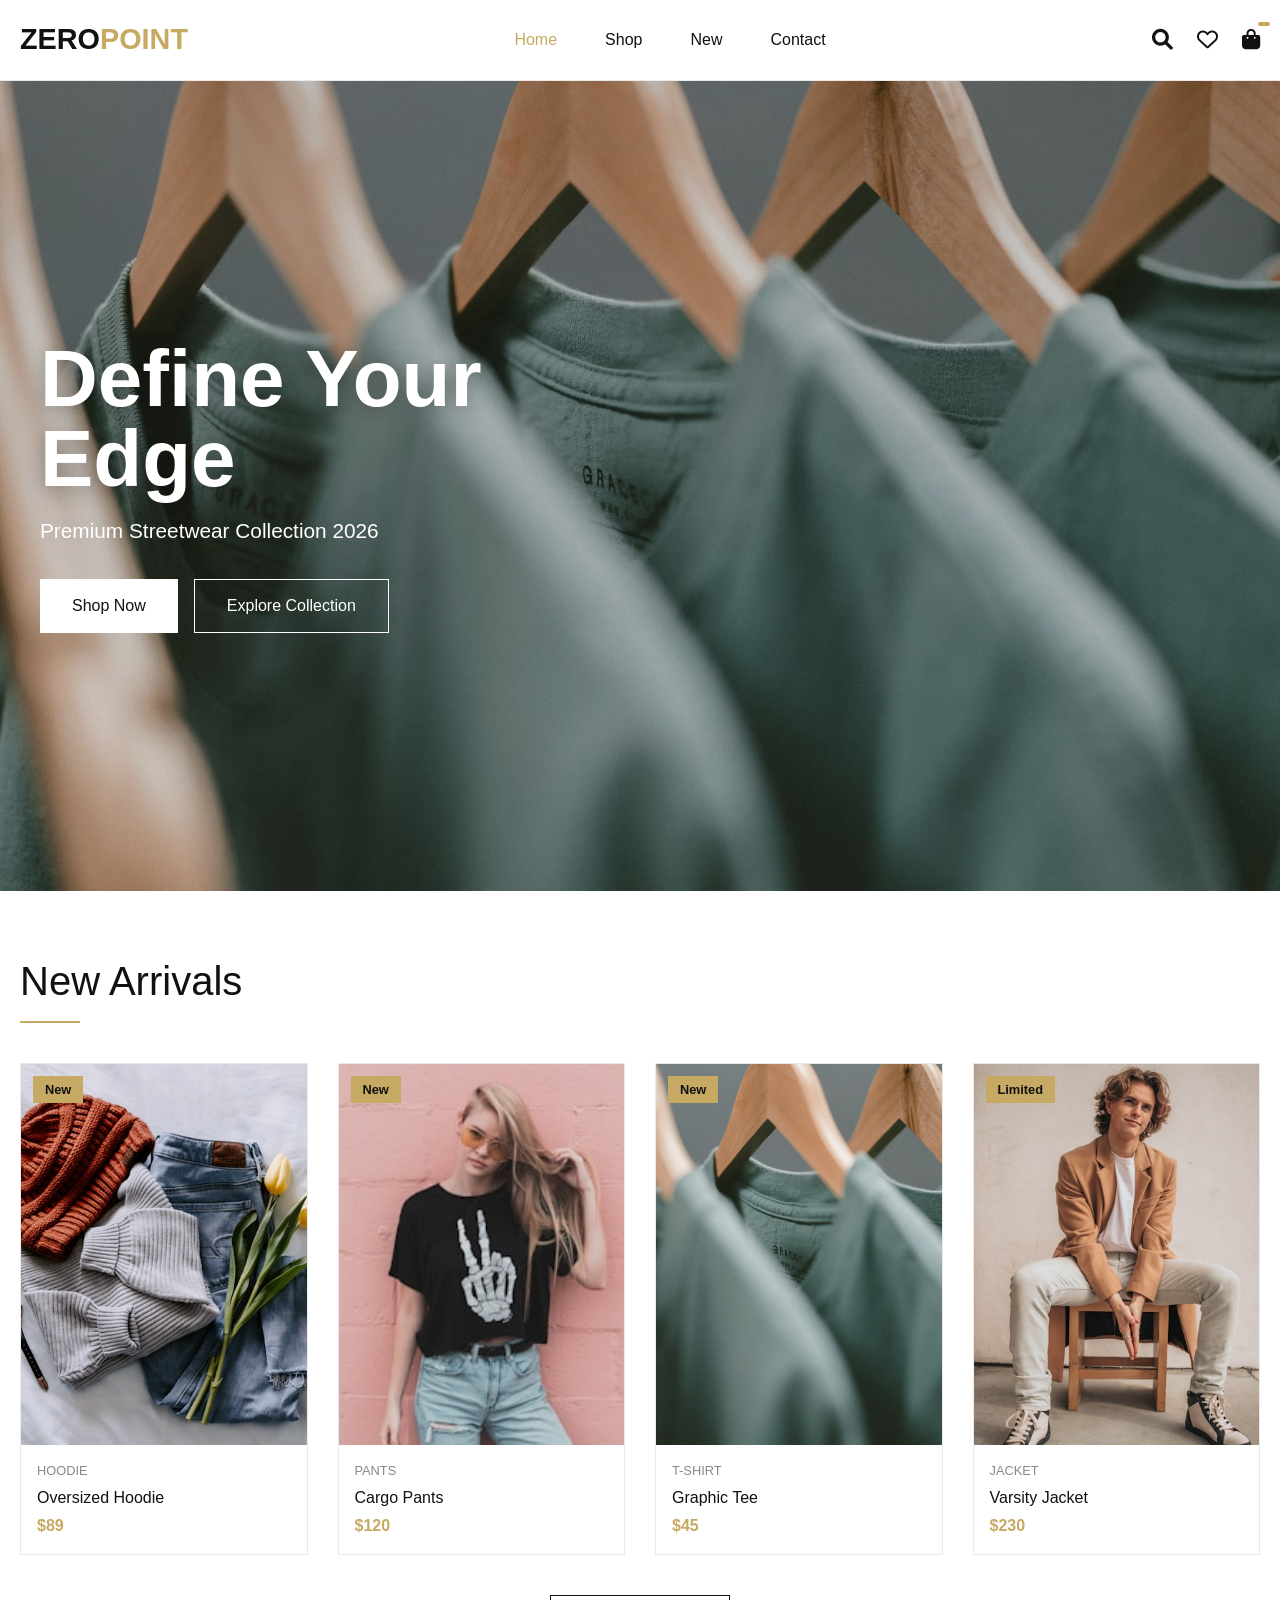
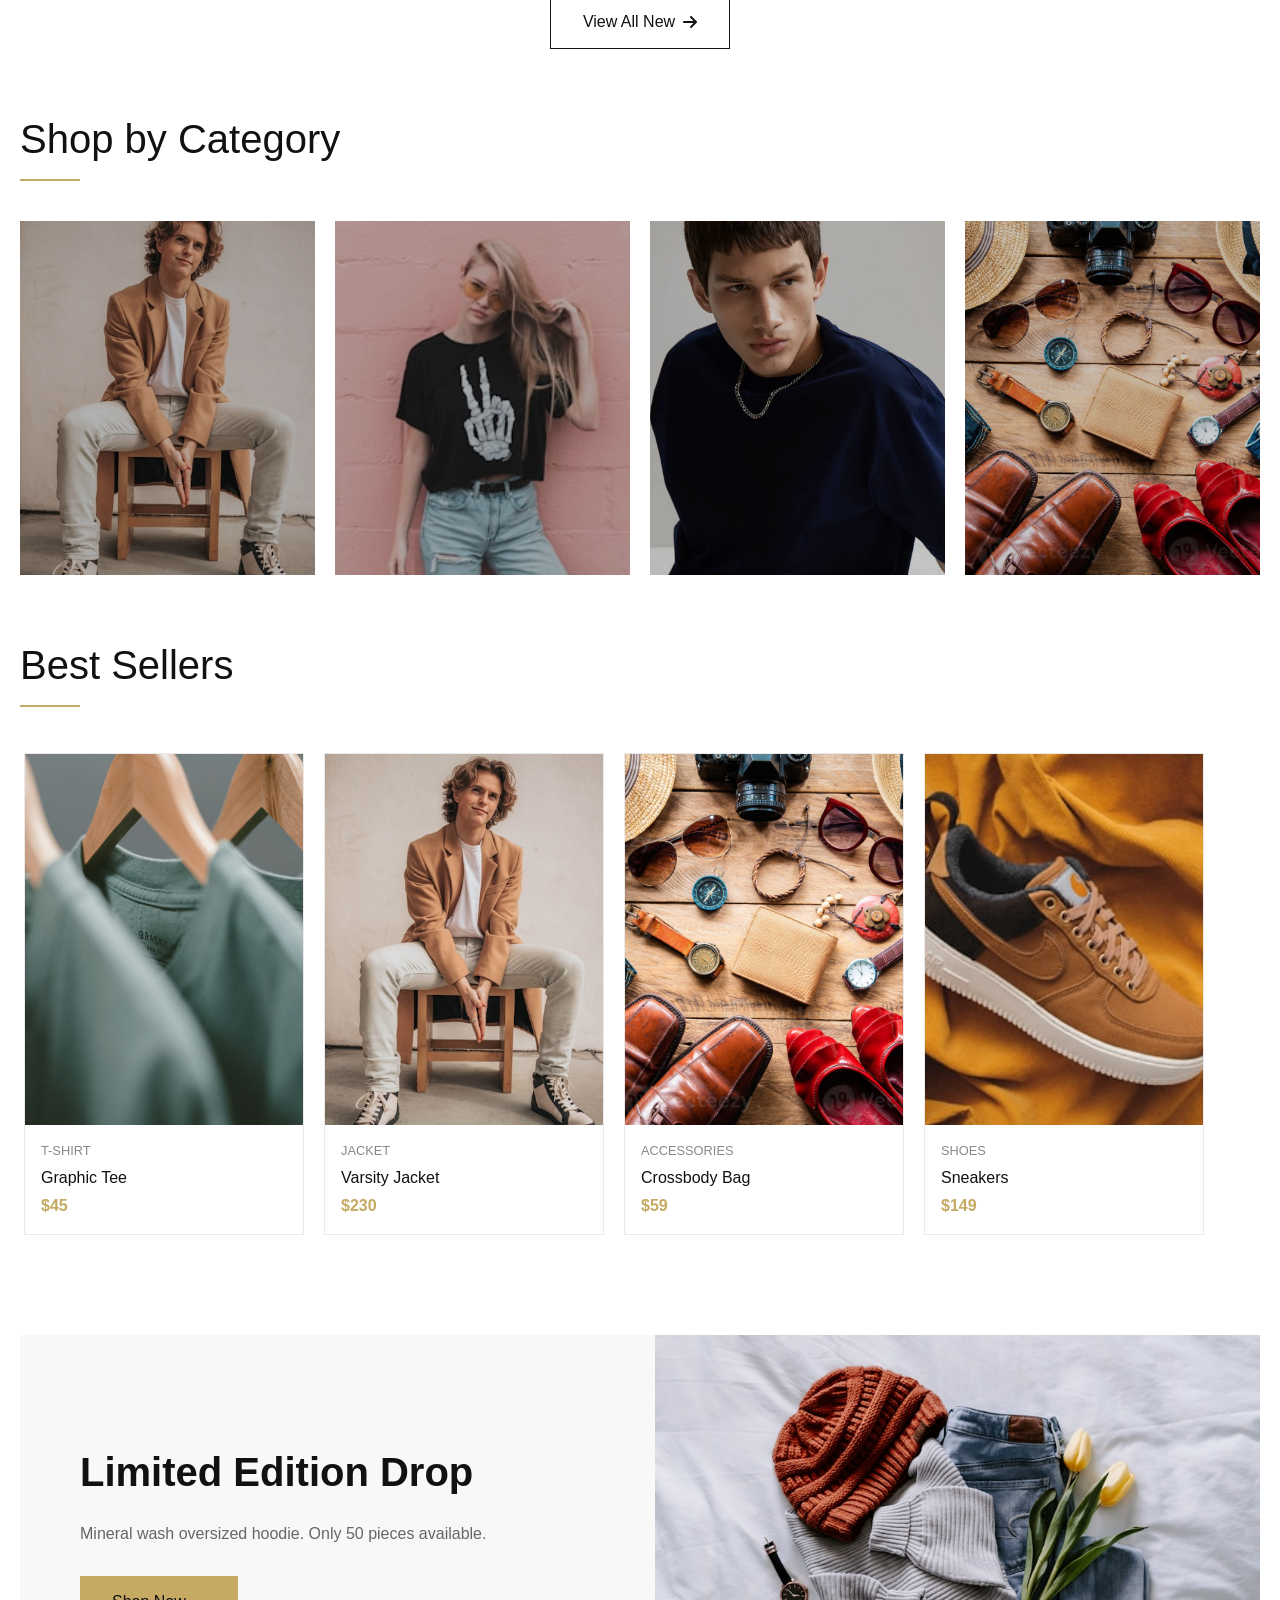
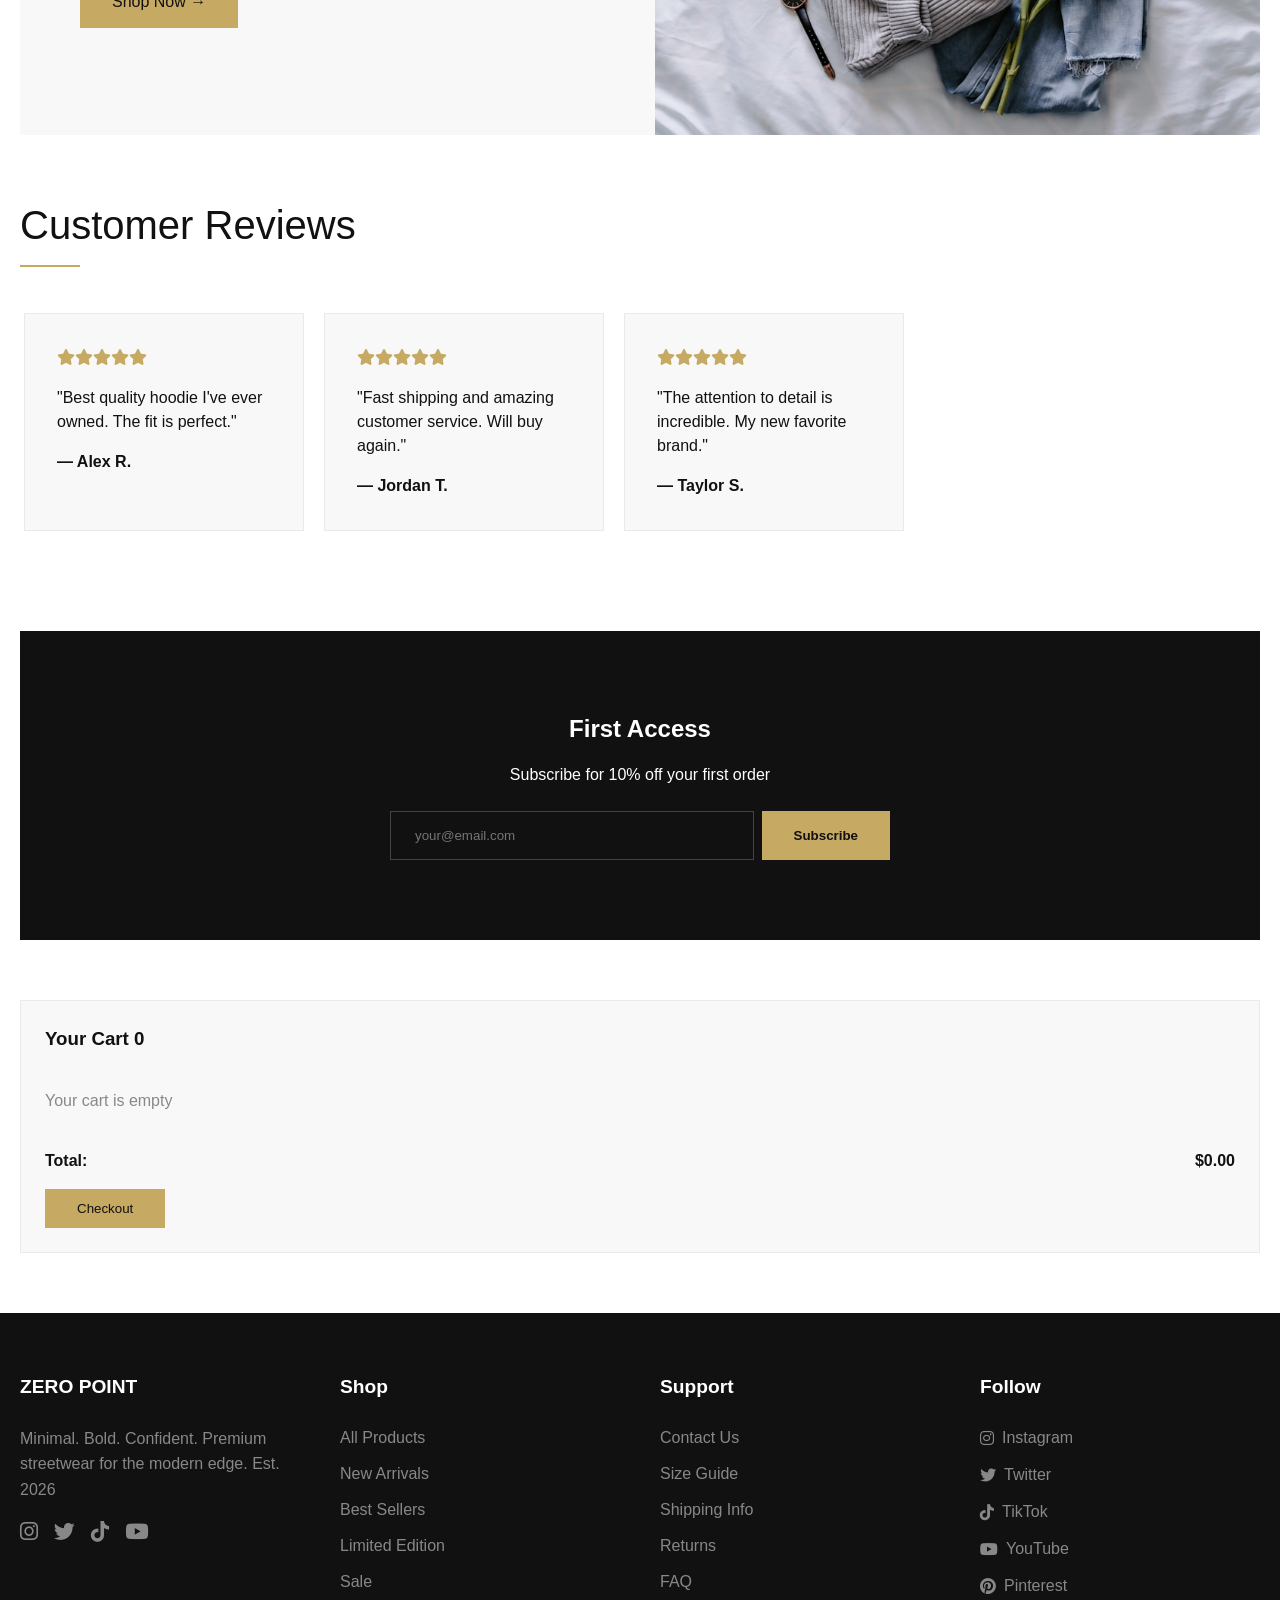
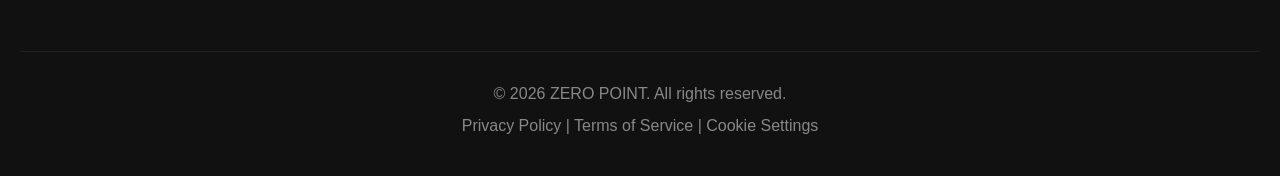
<file: index.html>
<!DOCTYPE html>
<html lang="en">
<head>
  <meta charset="UTF-8">
  <meta name="viewport" content="width=device-width, initial-scale=1.0, maximum-scale=5.0">
  <title>ZERO POINT · define your edge</title>
  <!-- Font Awesome 6 -->
  <link rel="stylesheet" href="https://cdnjs.cloudflare.com/ajax/libs/font-awesome/6.0.0-beta3/css/all.min.css">
  <link rel="stylesheet" href="style.css">
</head>
<body>
  <!-- MOBILE DRAWER -->
  <div class="mobile-drawer" id="mobileDrawer">
    <div class="close-drawer" id="closeDrawer"><i class="fas fa-times"></i></div>
    <a href="index.html" class="active">Home</a>
    <a href="shop.html">Shop</a>
    <a href="new.html">New Arrivals</a>
    <a href="contact.html">Contact</a>
    <a href="wishlist.html">Wishlist</a>
  </div>
  <div class="drawer-overlay" id="drawerOverlay"></div>

  <!-- HEADER -->
  <header class="sticky-header">
    <div class="container header-inner">
      <div class="hamburger" id="hamburgerBtn"><i class="fas fa-bars"></i></div>
      <div class="logo" id="logoHome">ZERO<span>POINT</span></div>
      <nav class="nav-links">
        <a href="index.html" class="active">Home</a>
        <a href="shop.html">Shop</a>
        <a href="new.html">New</a>
        <a href="contact.html">Contact</a>
      </nav>
      <div class="header-icons">
        <i class="fas fa-search" id="searchIcon"></i>
        <i class="far fa-heart" id="wishlistIcon"></i>
        <i class="fas fa-shopping-bag cart-count" id="cartIcon" data-count="0"></i>
      </div>
    </div>
  </header>

  <!-- MAIN CONTENT - HOME PAGE -->
  <main>
    <!-- HERO SECTION -->
    <section class="hero">
      <div class="hero-content">
        <h1>Define Your Edge</h1>
        <p>Premium Streetwear Collection 2026</p>
        <div class="hero-buttons">
          <a href="shop.html" class="btn">Shop Now</a>
          <a href="new.html" class="btn">Explore Collection</a>
        </div>
      </div>
    </section>

    <div class="container">
      <!-- NEW ARRIVALS -->
      <h2 class="section-title">New Arrivals</h2>
      <div class="product-grid" id="newArrivalsGrid"></div>
      <div style="text-align: center; margin: 20px 0 40px;">
        <a href="new.html" class="btn btn-outline">View All New <i class="fas fa-arrow-right"></i></a>
      </div>

      <!-- CATEGORIES -->
      <h2 class="section-title">Shop by Category</h2>
      <div class="categories-grid" id="categoriesGrid"></div>

      <!-- BEST SELLERS -->
      <h2 class="section-title">Best Sellers</h2>
      <div class="slider-container" id="bestsellerSlider"></div>

      <!-- FEATURED SECTION -->
      <div class="featured-section">
        <div class="featured-content">
          <h2>Limited Edition Drop</h2>
          <p>Mineral wash oversized hoodie. Only 50 pieces available.</p>
          <a href="product.html" class="btn btn-gold" style="width: fit-content;">Shop Now →</a>
        </div>
        <div class="featured-image" style="background-image: url('photo-1556905055-8f358a7a47b2.jpg')"></div>
      </div>

      <!-- TESTIMONIALS -->
      <h2 class="section-title">Customer Reviews</h2>
      <div class="slider-container" id="testimonialsSlider"></div>

      <!-- NEWSLETTER -->
      <div class="newsletter">
        <h2>First Access</h2>
        <p>Subscribe for 10% off your first order</p>
        <div class="newsletter-input-group">
          <input type="email" placeholder="your@email.com" id="newsletterEmail">
          <button class="btn btn-gold" id="newsletterBtn">Subscribe</button>
        </div>
      </div>

      <!-- CART PREVIEW -->
      <div class="cart-preview" id="cartPreview">
        <h3 style="margin-bottom: 16px;">Your Cart <span id="cartCount">0</span></h3>
        <div id="cartItems"></div>
        <div style="display: flex; justify-content: space-between; margin: 16px 0;">
          <strong>Total:</strong>
          <strong>$<span id="cartTotal">0.00</span></strong>
        </div>
        <button class="btn btn-gold" style="width: auto; padding: 12px 32px;" id="checkoutBtn">Checkout</button>
      </div>
    </div>
  </main>

  <!-- FOOTER -->
  <footer>
    <div class="container">
      <div class="footer-grid">
        <div class="footer-column">
          <h4>ZERO POINT</h4>
          <p>Minimal. Bold. Confident. Premium streetwear for the modern edge. Est. 2026</p>
          <div class="social-links">
            <i class="fab fa-instagram"></i>
            <i class="fab fa-twitter"></i>
            <i class="fab fa-tiktok"></i>
            <i class="fab fa-youtube"></i>
          </div>
        </div>
        <div class="footer-column">
          <h4>Shop</h4>
          <ul>
            <li><a href="shop.html">All Products</a></li>
            <li><a href="new.html">New Arrivals</a></li>
            <li><a href="#">Best Sellers</a></li>
            <li><a href="#">Limited Edition</a></li>
            <li><a href="#">Sale</a></li>
          </ul>
        </div>
        <div class="footer-column">
          <h4>Support</h4>
          <ul>
            <li><a href="contact.html">Contact Us</a></li>
            <li><a href="#">Size Guide</a></li>
            <li><a href="#">Shipping Info</a></li>
            <li><a href="#">Returns</a></li>
            <li><a href="#">FAQ</a></li>
          </ul>
        </div>
        <div class="footer-column">
          <h4>Follow</h4>
          <ul>
            <li><a href="#"><i class="fab fa-instagram"></i> Instagram</a></li>
            <li><a href="#"><i class="fab fa-twitter"></i> Twitter</a></li>
            <li><a href="#"><i class="fab fa-tiktok"></i> TikTok</a></li>
            <li><a href="#"><i class="fab fa-youtube"></i> YouTube</a></li>
            <li><a href="#"><i class="fab fa-pinterest"></i> Pinterest</a></li>
          </ul>
        </div>
      </div>
      <div class="footer-bottom">
        <p>© 2026 ZERO POINT. All rights reserved.</p>
        <p><a href="#">Privacy Policy</a> | <a href="#">Terms of Service</a> | <a href="#">Cookie Settings</a></p>
      </div>
    </div>
  </footer>

  <!-- BOTTOM CART -->
  <div class="bottom-cart" id="bottomCart">
    <i class="fas fa-shopping-bag"></i>
  </div>

  <!-- BACK TO TOP -->
  <div class="back-to-top" id="backToTop">
    <i class="fas fa-arrow-up"></i>
  </div>

  <script src="main.js"></script>
</body>
</html>
</file>
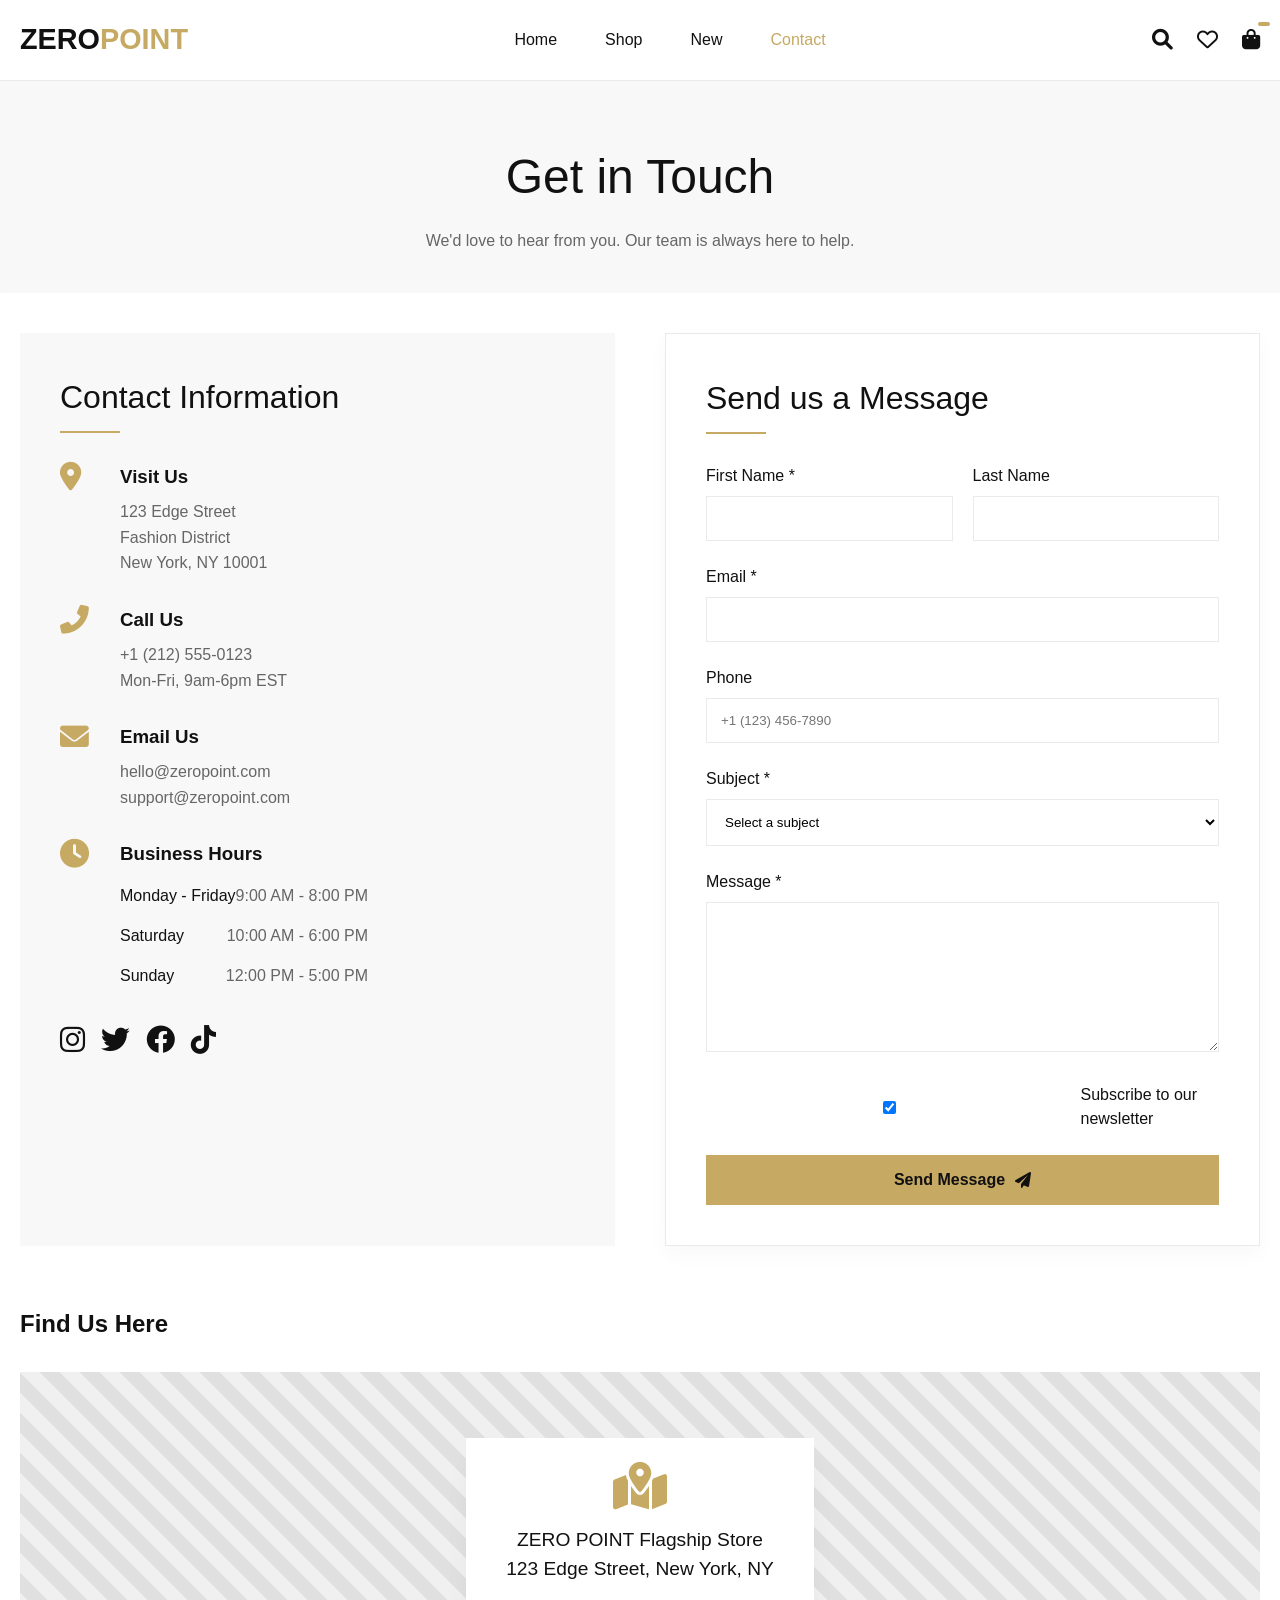
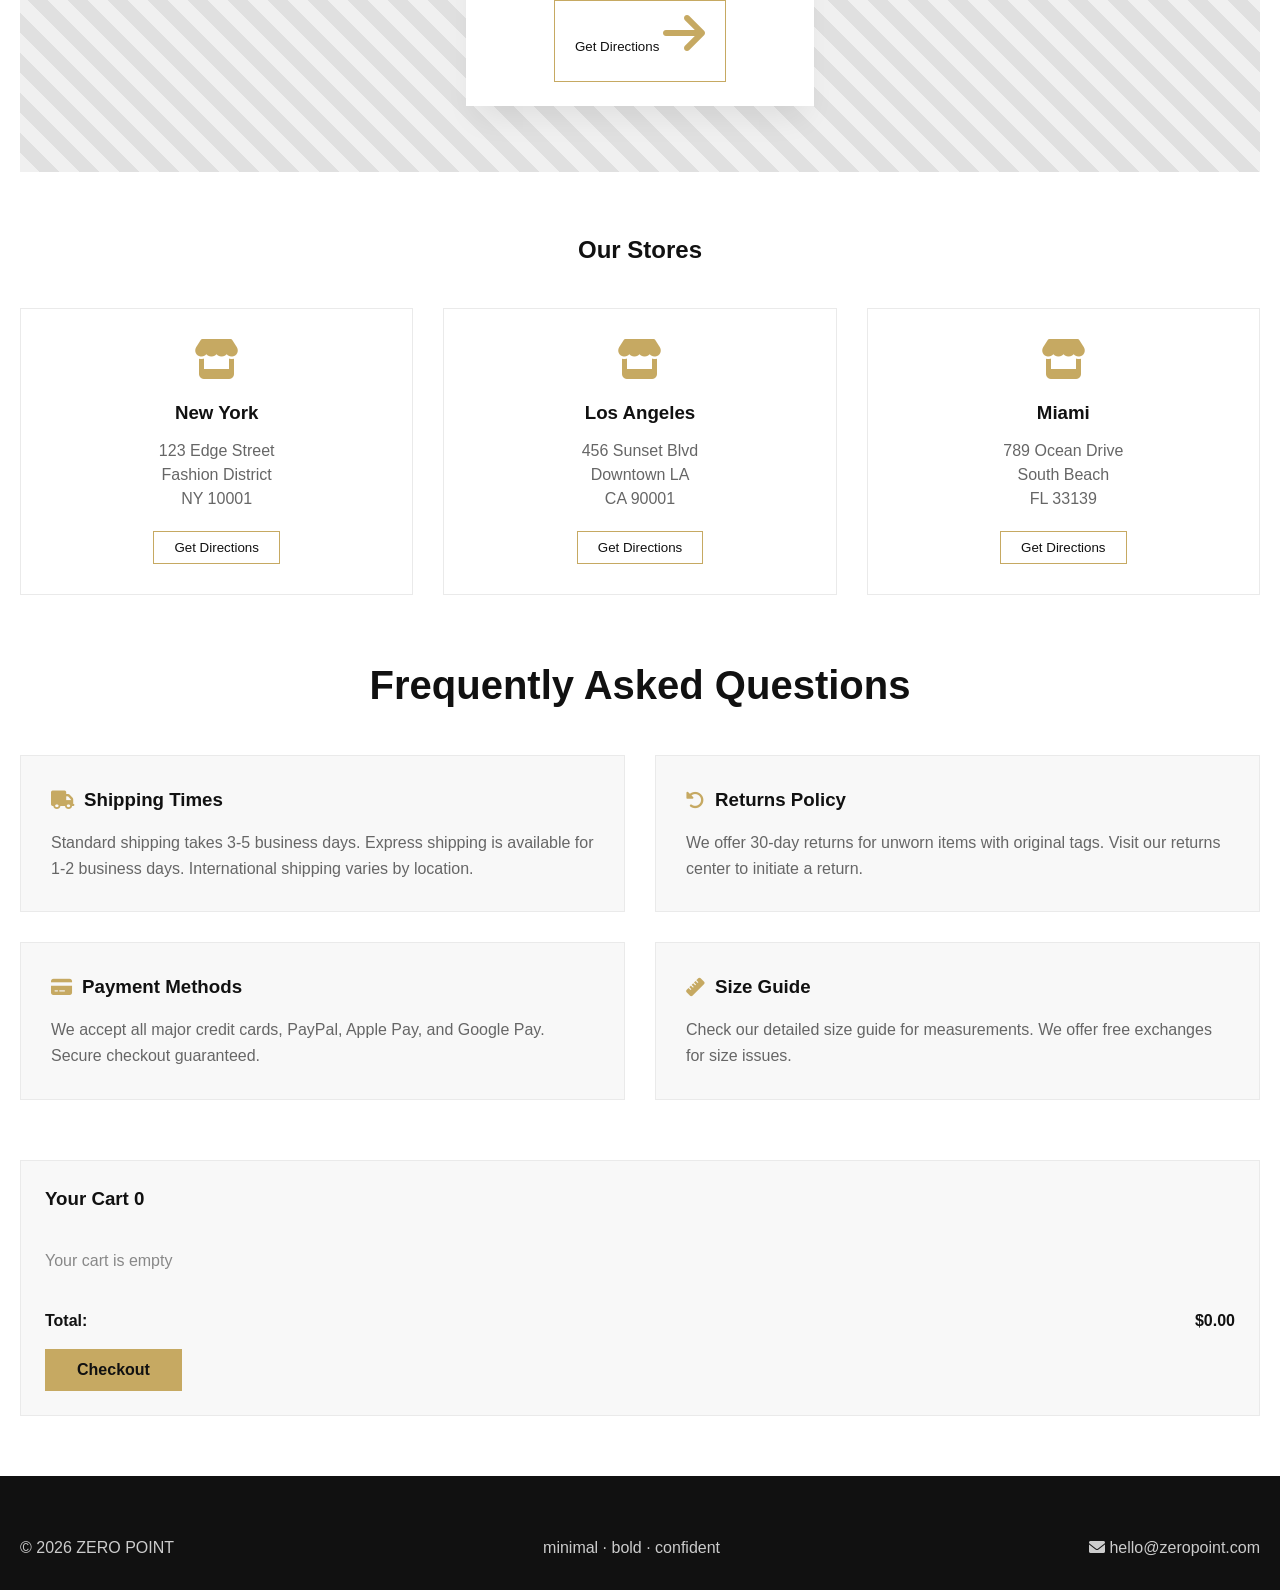
<file: contact.html>
<!DOCTYPE html>
<html lang="en">
<head>
  <meta charset="UTF-8">
  <meta name="viewport" content="width=device-width, initial-scale=1.0, maximum-scale=5.0">
  <title>ZERO POINT · Contact</title>
  <!-- Font Awesome 6 -->
  <link rel="stylesheet" href="https://cdnjs.cloudflare.com/ajax/libs/font-awesome/6.0.0-beta3/css/all.min.css">
    <link rel="stylesheet" href="style.css">
</head>
<body>
  <!-- MOBILE DRAWER -->
  <div class="mobile-drawer" id="mobileDrawer">
    <div class="close-drawer" id="closeDrawer"><i class="fas fa-times"></i></div>
    <a href="index.html">Home</a>
    <a href="shop.html">Shop</a>
    <a href="new.html">New Arrivals</a>
    <a href="product.html">Hoodie</a>
    <a href="contact.html" class="active">Contact</a>
  </div>
  <div class="drawer-overlay" id="drawerOverlay"></div>

  <!-- HEADER -->
  <header class="sticky-header">
    <div class="container header-inner">
      <div class="hamburger" id="hamburgerBtn"><i class="fas fa-bars"></i></div>
      <div class="logo" id="logoHome">ZERO<span>POINT</span></div>
      <nav class="nav-links">
        <a href="index.html">Home</a>
        <a href="shop.html">Shop</a>
        <a href="new.html">New</a>
        <a href="contact.html" class="active">Contact</a>
      </nav>
      <div class="header-icons">
        <i class="fas fa-search"></i>
        <i class="far fa-heart"></i>
        <i class="fas fa-shopping-bag cart-count" id="cartIcon" data-count="0"></i>
      </div>
    </div>
  </header>

  <!-- MAIN CONTENT - CONTACT PAGE -->
  <main>
    <!-- Page Header -->
    <div class="page-header">
      <h1>Get in Touch</h1>
      <p>We'd love to hear from you. Our team is always here to help.</p>
    </div>

    <div class="container">
      <!-- Contact Grid -->
      <div class="contact-grid">
        <!-- Contact Information -->
        <div class="contact-info">
          <h2>Contact Information</h2>
          
          <div class="contact-detail">
            <i class="fas fa-map-marker-alt"></i>
            <div>
              <h3>Visit Us</h3>
              <p>123 Edge Street<br>Fashion District<br>New York, NY 10001</p>
            </div>
          </div>

          <div class="contact-detail">
            <i class="fas fa-phone-alt"></i>
            <div>
              <h3>Call Us</h3>
              <p>+1 (212) 555-0123<br>Mon-Fri, 9am-6pm EST</p>
            </div>
          </div>

          <div class="contact-detail">
            <i class="fas fa-envelope"></i>
            <div>
              <h3>Email Us</h3>
              <p>hello@zeropoint.com<br>support@zeropoint.com</p>
            </div>
          </div>

          <div class="contact-detail">
            <i class="fas fa-clock"></i>
            <div>
              <h3>Business Hours</h3>
              <div class="hours-item">
                <span>Monday - Friday</span>
                <span>9:00 AM - 8:00 PM</span>
              </div>
              <div class="hours-item">
                <span>Saturday</span>
                <span>10:00 AM - 6:00 PM</span>
              </div>
              <div class="hours-item">
                <span>Sunday</span>
                <span>12:00 PM - 5:00 PM</span>
              </div>
            </div>
          </div>

          <div style="display: flex; gap: 16px; margin-top: 30px;">
            <i class="fab fa-instagram" style="font-size: 1.8rem; cursor: pointer;"></i>
            <i class="fab fa-twitter" style="font-size: 1.8rem; cursor: pointer;"></i>
            <i class="fab fa-facebook" style="font-size: 1.8rem; cursor: pointer;"></i>
            <i class="fab fa-tiktok" style="font-size: 1.8rem; cursor: pointer;"></i>
          </div>
        </div>

        <!-- Contact Form -->
        <div class="contact-form">
          <h2>Send us a Message</h2>
          <div id="successMessage" class="success-message" style="display: none;">
            <i class="fas fa-check-circle"></i>
            Thank you! Your message has been sent.
          </div>
          <form id="contactForm">
            <div class="form-row">
              <div class="form-group">
                <label>First Name *</label>
                <input type="text" id="firstName" required>
              </div>
              <div class="form-group">
                <label>Last Name</label>
                <input type="text" id="lastName">
              </div>
            </div>

            <div class="form-group">
              <label>Email *</label>
              <input type="email" id="email" required>
            </div>

            <div class="form-group">
              <label>Phone</label>
              <input type="tel" id="phone" placeholder="+1 (123) 456-7890">
            </div>

            <div class="form-group">
              <label>Subject *</label>
              <select id="subject" required>
                <option value="">Select a subject</option>
                <option value="General">General Inquiry</option>
                <option value="Order">Order Support</option>
                <option value="Returns">Returns & Exchanges</option>
                <option value="Wholesale">Wholesale</option>
                <option value="Collaboration">Collaboration</option>
              </select>
            </div>

            <div class="form-group">
              <label>Message *</label>
              <textarea id="message" required></textarea>
            </div>

            <div class="form-group">
              <label style="display: flex; align-items: center; gap: 8px;">
                <input type="checkbox" id="newsletter" checked>
                Subscribe to our newsletter
              </label>
            </div>

            <button type="submit" class="submit-btn">
              Send Message <i class="fas fa-paper-plane"></i>
            </button>
          </form>
        </div>
      </div>

      <!-- Map Section -->
      <div class="map-section">
        <h2 style="margin-bottom: 30px;">Find Us Here</h2>
        <div class="map-container">
          <div class="map-placeholder">
            <div class="map-overlay">
              <i class="fas fa-map-marked-alt"></i>
              <p>ZERO POINT Flagship Store<br>123 Edge Street, New York, NY</p>
              <button class="direction-btn" style="margin-top: 16px;" onclick="window.open('https://maps.google.com')">
                Get Directions <i class="fas fa-arrow-right"></i>
              </button>
            </div>
          </div>
        </div>
      </div>

      <!-- Store Locations -->
      <div class="store-locations">
        <h2 style="text-align: center; margin-bottom: 40px;">Our Stores</h2>
        <div class="locations-grid">
          <div class="location-card">
            <i class="fas fa-store"></i>
            <h3>New York</h3>
            <p>123 Edge Street<br>Fashion District<br>NY 10001</p>
            <button class="direction-btn">Get Directions</button>
          </div>
          <div class="location-card">
            <i class="fas fa-store"></i>
            <h3>Los Angeles</h3>
            <p>456 Sunset Blvd<br>Downtown LA<br>CA 90001</p>
            <button class="direction-btn">Get Directions</button>
          </div>
          <div class="location-card">
            <i class="fas fa-store"></i>
            <h3>Miami</h3>
            <p>789 Ocean Drive<br>South Beach<br>FL 33139</p>
            <button class="direction-btn">Get Directions</button>
          </div>
        </div>
      </div>

      <!-- FAQ Section -->
      <div class="faq-section">
        <h2>Frequently Asked Questions</h2>
        <div class="faq-grid">
          <div class="faq-item">
            <h3><i class="fas fa-truck"></i> Shipping Times</h3>
            <p>Standard shipping takes 3-5 business days. Express shipping is available for 1-2 business days. International shipping varies by location.</p>
          </div>
          <div class="faq-item">
            <h3><i class="fas fa-undo-alt"></i> Returns Policy</h3>
            <p>We offer 30-day returns for unworn items with original tags. Visit our returns center to initiate a return.</p>
          </div>
          <div class="faq-item">
            <h3><i class="fas fa-credit-card"></i> Payment Methods</h3>
            <p>We accept all major credit cards, PayPal, Apple Pay, and Google Pay. Secure checkout guaranteed.</p>
          </div>
          <div class="faq-item">
            <h3><i class="fas fa-ruler"></i> Size Guide</h3>
            <p>Check our detailed size guide for measurements. We offer free exchanges for size issues.</p>
          </div>
        </div>
      </div>

      <!-- Cart Preview -->
      <div class="cart-preview" id="cartPreview">
        <h3 style="margin-bottom: 16px;">Your Cart <span id="cartCount">0</span></h3>
        <div id="cartItems"></div>
        <div style="display: flex; justify-content: space-between; margin: 16px 0;">
          <strong>Total:</strong>
          <strong>$<span id="cartTotal">0.00</span></strong>
        </div>
        <button class="submit-btn" style="width: auto; padding: 12px 32px;" id="checkoutBtn">Checkout</button>
      </div>
    </div>
  </main>

  <!-- FOOTER -->
  <footer>
    <div class="container">
      <div style="display: flex; justify-content: space-between; flex-wrap: wrap; gap: 20px;">
        <div>© 2026 ZERO POINT</div>
        <div>minimal · bold · confident</div>
        <div><i class="fas fa-envelope"></i> hello@zeropoint.com</div>
      </div>
    </div>
  </footer>

  <!-- BOTTOM CART -->
  <div class="bottom-cart" id="bottomCart">
    <i class="fas fa-shopping-bag"></i>
  </div>

  <!-- BACK TO TOP -->
  <div class="back-to-top" id="backToTop">
    <i class="fas fa-arrow-up"></i>
  </div>

  <script src="main.js"></script>
</body>
</html>
</file>
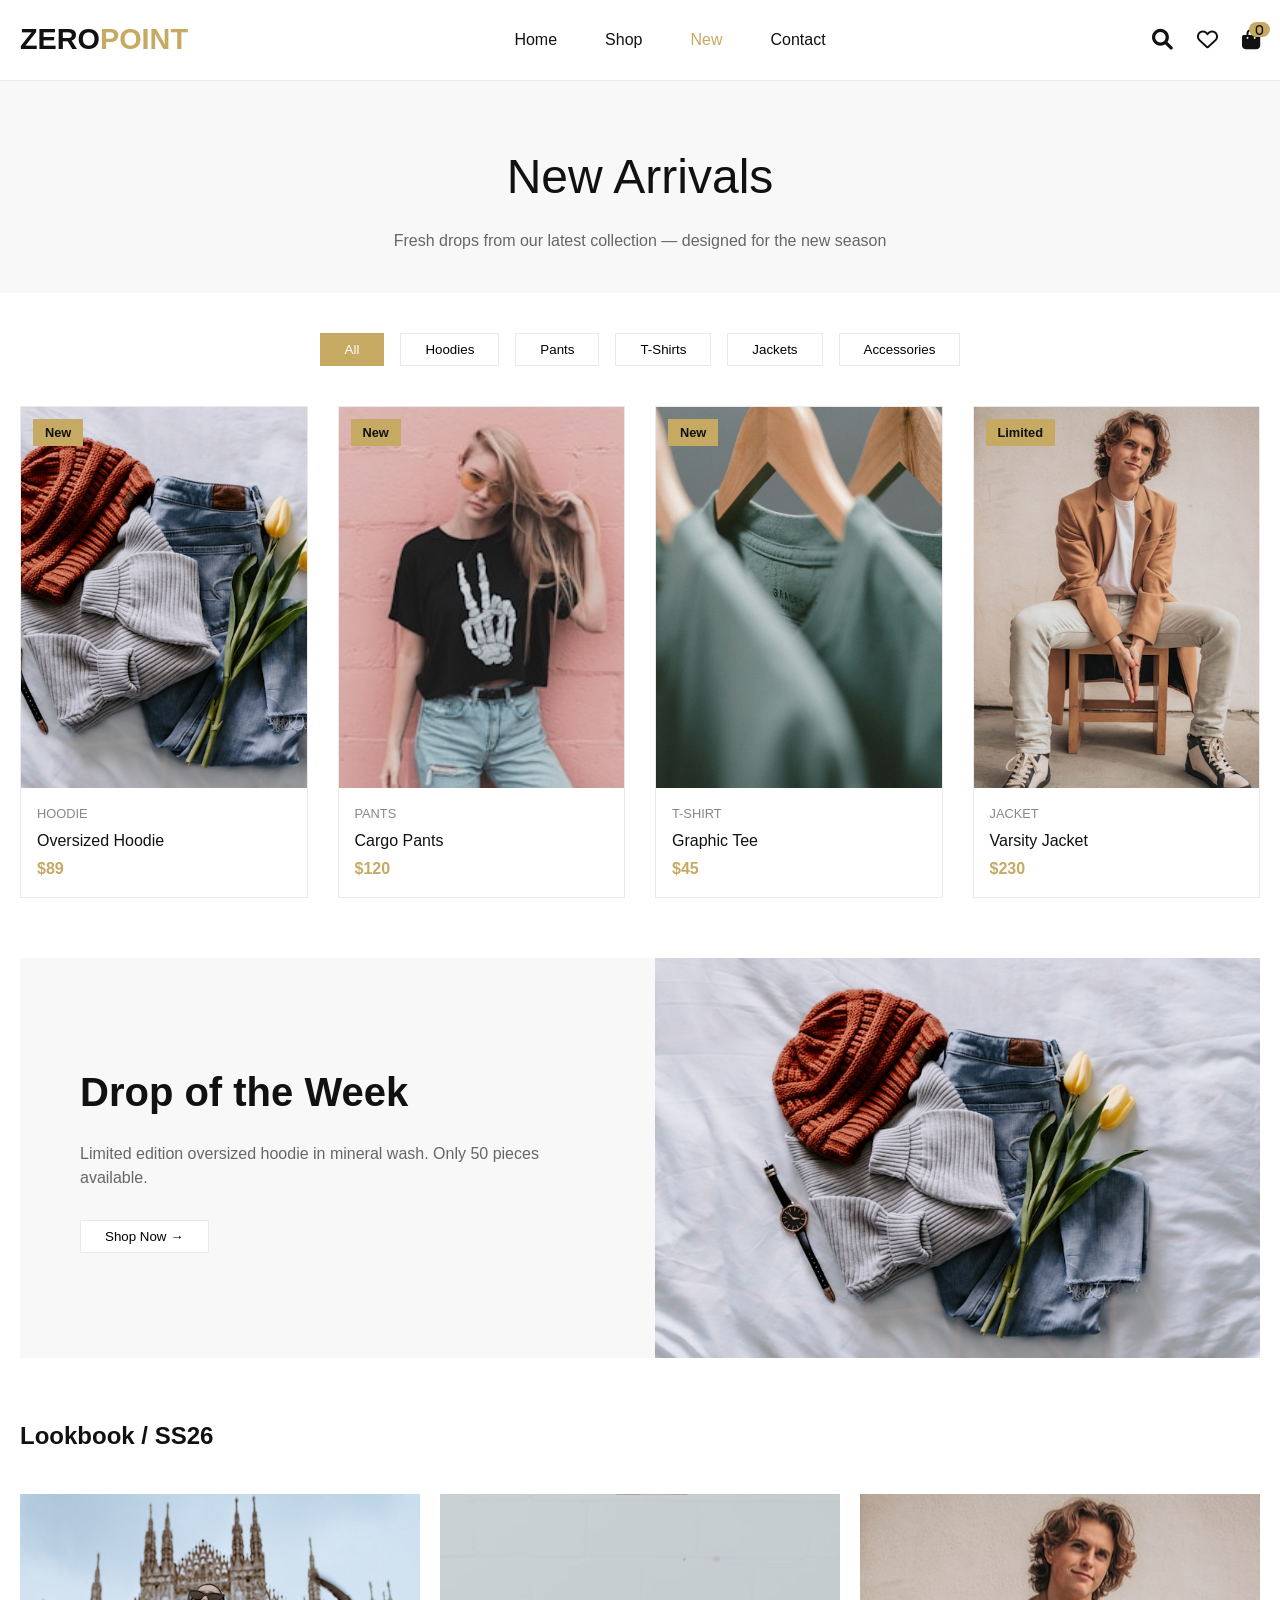
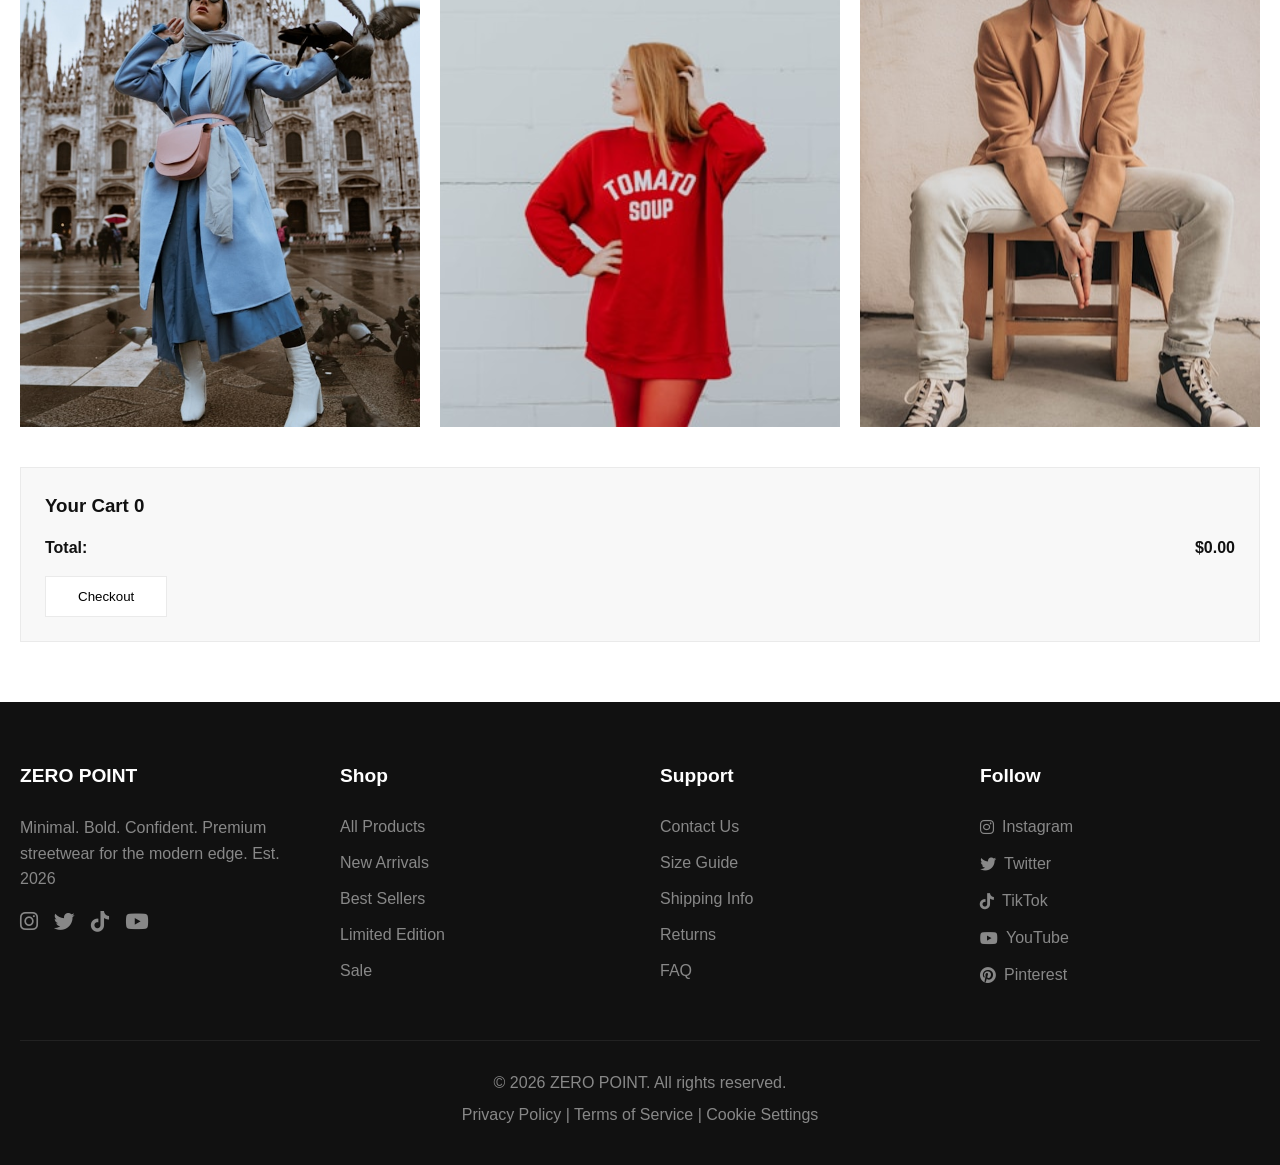
<file: new.html>
<!DOCTYPE html>
<html lang="en">
<head>
  <meta charset="UTF-8">
  <meta name="viewport" content="width=device-width, initial-scale=1.0, maximum-scale=5.0">
  <title>ZERO POINT · New Arrivals</title>
  <!-- Font Awesome 6 -->
  <link rel="stylesheet" href="https://cdnjs.cloudflare.com/ajax/libs/font-awesome/6.0.0-beta3/css/all.min.css">
    <link rel="stylesheet" href="style.css">
</head>
<body>
  <!-- MOBILE DRAWER -->
  <div class="mobile-drawer" id="mobileDrawer">
    <div class="close-drawer" id="closeDrawer"><i class="fas fa-times"></i></div>
    <a href="index.html">Home</a>
    <a href="shop.html">Shop</a>
    <a href="new.html" class="active">New Arrivals</a>
    <a href="wishlist.html">Wishlist</a>
    <a href="contact.html">Contact</a>
  </div>
  <div class="drawer-overlay" id="drawerOverlay"></div>

  <!-- HEADER -->
  <header class="sticky-header">
    <div class="container header-inner">
      <div class="hamburger" id="hamburgerBtn"><i class="fas fa-bars"></i></div>
      <div class="logo" id="logoHome">ZERO<span>POINT</span></div>
      <nav class="nav-links">
        <a href="index.html">Home</a>
        <a href="shop.html">Shop</a>
        <a href="new.html" class="active">New</a>
        <a href="contact.html">Contact</a>
      </nav>
      <div class="header-icons">
        <i class="fas fa-search"></i>
        <i class="far fa-heart"></i>
        <i class="fas fa-shopping-bag cart-count" id="cartIcon" data-count="0"></i>
      </div>
    </div>
  </header>

  <!-- PAGE CONTENT - THIS IS THE NEW ARRIVALS PAGE -->
  <main>
    <!-- Page Header -->
    <div class="page-header">
      <h1>New Arrivals</h1>
      <p>Fresh drops from our latest collection — designed for the new season</p>
    </div>

    <div class="container">
      <!-- Filter Tabs -->
      <div class="filter-tabs">
        <button class="filter-tab active" data-filter="all">All</button>
        <button class="filter-tab" data-filter="Hoodie">Hoodies</button>
        <button class="filter-tab" data-filter="Pants">Pants</button>
        <button class="filter-tab" data-filter="T-shirt">T-Shirts</button>
        <button class="filter-tab" data-filter="Jacket">Jackets</button>
        <button class="filter-tab" data-filter="Accessories">Accessories</button>
      </div>

      <!-- Products Grid -->
      <div class="product-grid" id="newArrivalsGrid"></div>

      <!-- Featured Section -->
      <div class="featured-section">
        <div class="featured-content">
          <h2>Drop of the Week</h2>
          <p>Limited edition oversized hoodie in mineral wash. Only 50 pieces available.</p>
          <button class="filter-tab" style="width: fit-content;" onclick="window.location.href='product.html'">Shop Now →</button>
        </div>
        <div class="featured-image" style="background-image: url('photo-1556905055-8f358a7a47b2.jpg')"></div>
      </div>

      <!-- Lookbook Section -->
      <h2 style="margin: 60px 0 30px;">Lookbook / SS26</h2>
      <div class="lookbook-grid">
        <div class="lookbook-item" style="background-image: url('Urban Explorer.jpg')">
          <div class="lookbook-overlay">
            <span>Urban Explorer</span>
          </div>
        </div>
        <div class="lookbook-item" style="background-image: url('photo-1485230895905-ec40ba36b9bc.jpg')">
          <div class="lookbook-overlay">
            <span>Minimal Layers</span>
          </div>
        </div>
        <div class="lookbook-item" style="background-image: url('photo-1552374196-1ab2a1c593e8.jpg')">
          <div class="lookbook-overlay">
            <span>Evening Edge</span>
          </div>
        </div>
      </div>

      <!-- Cart Preview -->
      <div class="cart-preview" id="cartPreview">
        <h3 style="margin-bottom: 16px;">Your Cart <span id="cartCount">0</span></h3>
        <div id="cartItems"></div>
        <div style="display: flex; justify-content: space-between; margin: 16px 0;">
          <strong>Total:</strong>
          <strong>$<span id="cartTotal">0.00</span></strong>
        </div>
        <button class="filter-tab" style="width: auto; padding: 12px 32px;" id="checkoutBtn">Checkout</button>
      </div>
    </div>
  </main>

  <!-- FOOTER -->
 <footer>
    <div class="container">
      <div class="footer-grid">
        <div class="footer-column">
          <h4>ZERO POINT</h4>
          <p>Minimal. Bold. Confident. Premium streetwear for the modern edge. Est. 2026</p>
          <div class="social-links">
            <i class="fab fa-instagram"></i>
            <i class="fab fa-twitter"></i>
            <i class="fab fa-tiktok"></i>
            <i class="fab fa-youtube"></i>
          </div>
        </div>
        <div class="footer-column">
          <h4>Shop</h4>
          <ul>
            <li><a href="shop.html">All Products</a></li>
            <li><a href="new.html">New Arrivals</a></li>
            <li><a href="#">Best Sellers</a></li>
            <li><a href="#">Limited Edition</a></li>
            <li><a href="#">Sale</a></li>
          </ul>
        </div>
        <div class="footer-column">
          <h4>Support</h4>
          <ul>
            <li><a href="contact.html">Contact Us</a></li>
            <li><a href="#">Size Guide</a></li>
            <li><a href="#">Shipping Info</a></li>
            <li><a href="#">Returns</a></li>
            <li><a href="#">FAQ</a></li>
          </ul>
        </div>
        <div class="footer-column">
          <h4>Follow</h4>
          <ul>
            <li><a href="#"><i class="fab fa-instagram"></i> Instagram</a></li>
            <li><a href="#"><i class="fab fa-twitter"></i> Twitter</a></li>
            <li><a href="#"><i class="fab fa-tiktok"></i> TikTok</a></li>
            <li><a href="#"><i class="fab fa-youtube"></i> YouTube</a></li>
            <li><a href="#"><i class="fab fa-pinterest"></i> Pinterest</a></li>
          </ul>
        </div>
      </div>
      <div class="footer-bottom">
        <p>© 2026 ZERO POINT. All rights reserved.</p>
        <p><a href="#">Privacy Policy</a> | <a href="#">Terms of Service</a> | <a href="#">Cookie Settings</a></p>
      </div>
    </div>
  </footer>

  <!-- BOTTOM CART -->
  <div class="bottom-cart" id="bottomCart">
    <i class="fas fa-shopping-bag"></i>
  </div>

  <!-- BACK TO TOP -->
  <div class="back-to-top" id="backToTop">
    <i class="fas fa-arrow-up"></i>
  </div>

  <script src="main.js"></script>
</body>
</html>
</file>
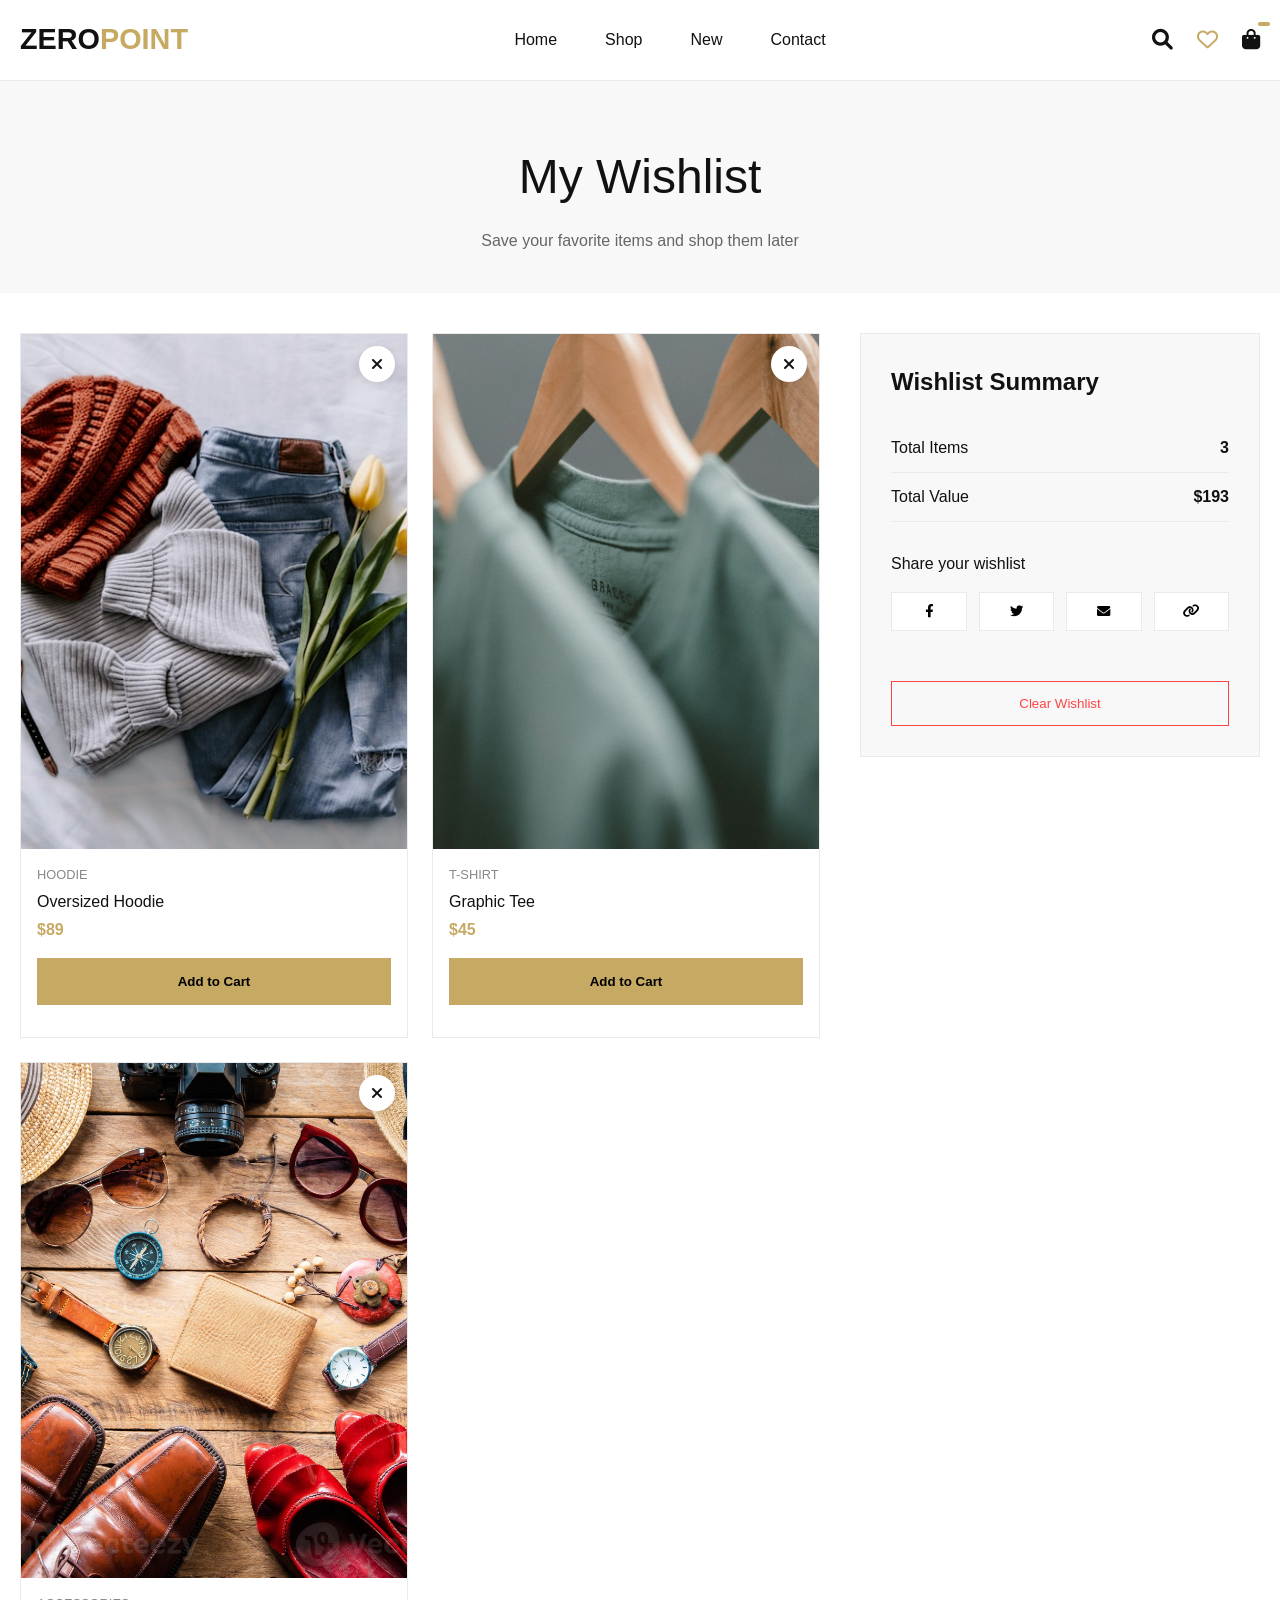
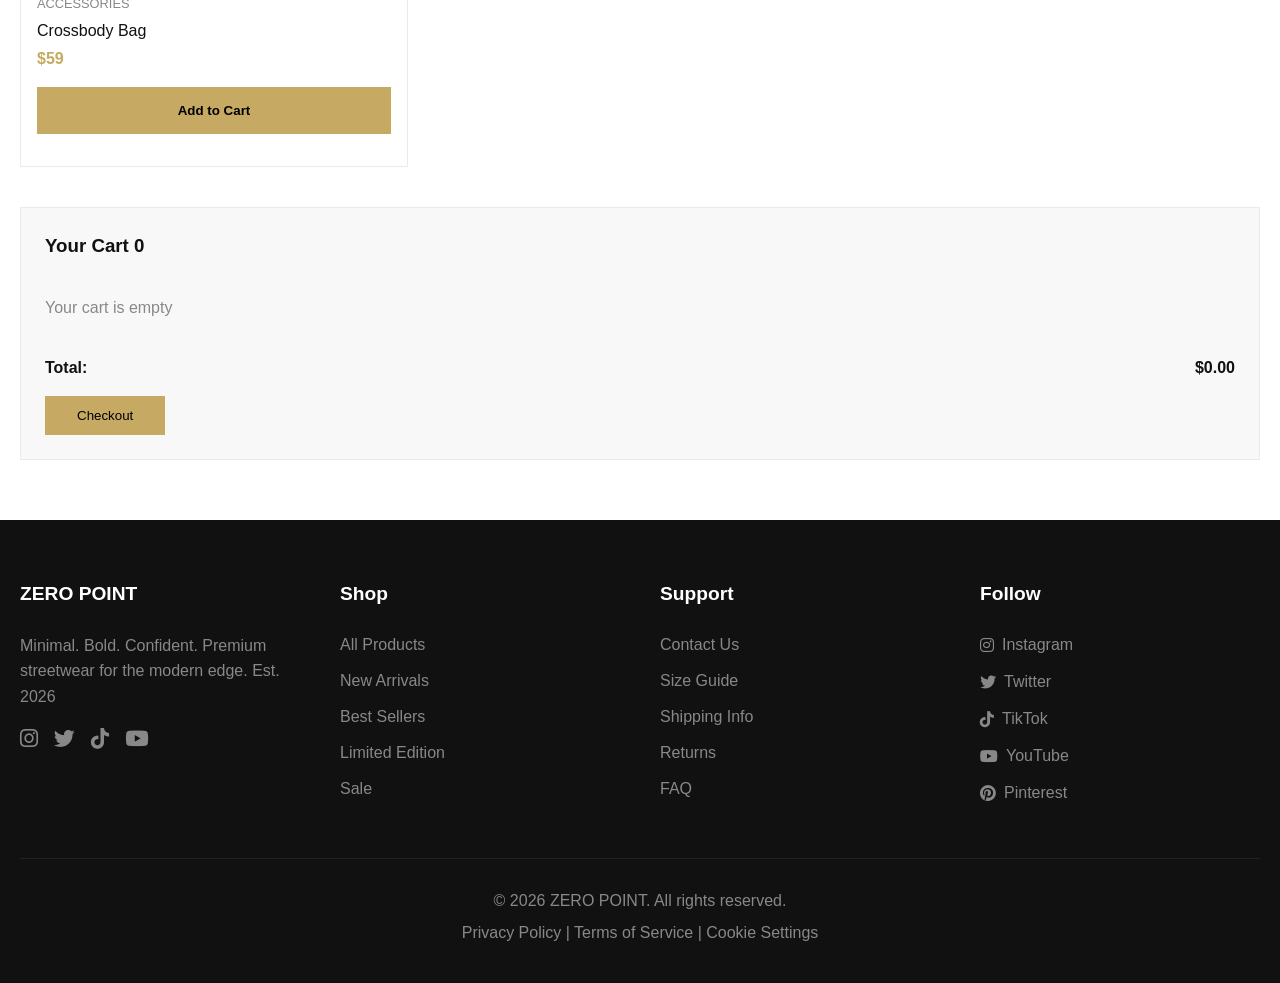
<file: wishlist.html>
<!DOCTYPE html>
<html lang="en">
<head>
  <meta charset="UTF-8">
  <meta name="viewport" content="width=device-width, initial-scale=1.0, maximum-scale=5.0">
  <title>ZERO POINT · My Wishlist</title>
  <!-- Font Awesome 6 -->
  <link rel="stylesheet" href="https://cdnjs.cloudflare.com/ajax/libs/font-awesome/6.0.0-beta3/css/all.min.css">
  <link rel="stylesheet" href="style.css">
</head>
<body>
  <!-- MOBILE DRAWER -->
  <div class="mobile-drawer" id="mobileDrawer">
    <div class="close-drawer" id="closeDrawer"><i class="fas fa-times"></i></div>
    <a onclick="navigateTo('index.html')">Home</a>
    <a onclick="navigateTo('shop.html')">Shop</a>
    <a onclick="navigateTo('new.html')">New Arrivals</a>
    <a onclick="navigateTo('contact.html')">Contact</a>
    <a onclick="navigateTo('wishlist.html')" class="active">Wishlist</a>
  </div>
  <div class="drawer-overlay" id="drawerOverlay"></div>

  <!-- HEADER -->
  <header class="sticky-header">
    <div class="container header-inner">
      <div class="hamburger" id="hamburgerBtn"><i class="fas fa-bars"></i></div>
      <div class="logo" onclick="navigateTo('index.html')">ZERO<span>POINT</span></div>
      <nav class="nav-links">
        <a onclick="navigateTo('index.html')">Home</a>
        <a onclick="navigateTo('shop.html')">Shop</a>
        <a onclick="navigateTo('new.html')">New</a>
        <a onclick="navigateTo('contact.html')">Contact</a>
      </nav>
      <div class="header-icons">
        <i class="fas fa-search" onclick="alert('Search functionality (demo)')"></i>
        <i class="far fa-heart active" onclick="navigateTo('wishlist.html')"></i>
        <i class="fas fa-shopping-bag cart-count" id="cartIcon" data-count="0"></i>
      </div>
    </div>
  </header>

  <!-- MAIN CONTENT -->
  <main>
    <!-- Page Header -->
    <div class="page-header">
      <h1>My Wishlist</h1>
      <p>Save your favorite items and shop them later</p>
    </div>

    <div class="container">
      <!-- Wishlist Container -->
      <div class="wishlist-container" id="wishlistContainer">
        <!-- Wishlist Items will be injected here by JavaScript -->
      </div>

      <!-- Cart Preview -->
      <div class="cart-preview" id="cartPreview">
        <h3 style="margin-bottom: 16px;">Your Cart <span id="cartCount">0</span></h3>
        <div id="cartItems"></div>
        <div style="display: flex; justify-content: space-between; margin: 16px 0;">
          <strong>Total:</strong>
          <strong>$<span id="cartTotal">0.00</span></strong>
        </div>
        <button class="shop-now-btn" style="width: auto; padding: 12px 32px;" id="checkoutBtn">Checkout</button>
      </div>
    </div>
  </main>

  <!-- FOOTER -->
  <footer>
    <div class="container">
      <div class="footer-grid">
        <div class="footer-column">
          <h4>ZERO POINT</h4>
          <p>Minimal. Bold. Confident. Premium streetwear for the modern edge. Est. 2026</p>
          <div class="social-links">
            <i class="fab fa-instagram"></i>
            <i class="fab fa-twitter"></i>
            <i class="fab fa-tiktok"></i>
            <i class="fab fa-youtube"></i>
          </div>
        </div>
        <div class="footer-column">
          <h4>Shop</h4>
          <ul>
            <li><a href="shop.html">All Products</a></li>
            <li><a href="new.html">New Arrivals</a></li>
            <li><a href="#">Best Sellers</a></li>
            <li><a href="#">Limited Edition</a></li>
            <li><a href="#">Sale</a></li>
          </ul>
        </div>
        <div class="footer-column">
          <h4>Support</h4>
          <ul>
            <li><a href="contact.html">Contact Us</a></li>
            <li><a href="#">Size Guide</a></li>
            <li><a href="#">Shipping Info</a></li>
            <li><a href="#">Returns</a></li>
            <li><a href="#">FAQ</a></li>
          </ul>
        </div>
        <div class="footer-column">
          <h4>Follow</h4>
          <ul>
            <li><a href="#"><i class="fab fa-instagram"></i> Instagram</a></li>
            <li><a href="#"><i class="fab fa-twitter"></i> Twitter</a></li>
            <li><a href="#"><i class="fab fa-tiktok"></i> TikTok</a></li>
            <li><a href="#"><i class="fab fa-youtube"></i> YouTube</a></li>
            <li><a href="#"><i class="fab fa-pinterest"></i> Pinterest</a></li>
          </ul>
        </div>
      </div>
      <div class="footer-bottom">
        <p>© 2026 ZERO POINT. All rights reserved.</p>
        <p><a href="#">Privacy Policy</a> | <a href="#">Terms of Service</a> | <a href="#">Cookie Settings</a></p>
      </div>
    </div>
  </footer>

  <!-- BOTTOM CART -->
  <div class="bottom-cart" id="bottomCart">
    <i class="fas fa-shopping-bag"></i>
  </div>

  <!-- BACK TO TOP -->
  <div class="back-to-top" id="backToTop">
    <i class="fas fa-arrow-up"></i>
  </div>

  <script src="main.js"></script>
</body>
</html>
</file>
<file: style.css>
/* ---------- RESET & VARIABLES ---------- */
* {
  margin: 0;
  padding: 0;
  box-sizing: border-box;
  font-family: 'Inter', -apple-system, BlinkMacSystemFont, sans-serif;
}

html, body {
  overflow-x: hidden;
  width: 100%;
  position: relative;
}

body {
  background-color: #ffffff;
  color: #111111;
  line-height: 1.5;
}

:root {
  --gold: #C6A962;
  --gold-light: #d8bf7c;
  --text: #111111;
  --gray-bg: #f8f8f8;
  --gray-border: #eaeaea;
  --shadow: 0 8px 20px rgba(0,0,0,0.03);
  --shadow-hover: 0 20px 30px -10px rgba(0,0,0,0.08);
  --transition: all 0.3s ease;
}

.container {
  max-width: 1400px;
  margin: 0 auto;
  padding: 0 20px;
  width: 100%;
}

/* ---------- HEADER ---------- */
.sticky-header {
  position: sticky;
  top: 0;
  z-index: 100;
  background: rgba(255,255,255,0.95);
  backdrop-filter: blur(10px);
  border-bottom: 1px solid var(--gray-border);
  width: 100%;
}

.header-inner {
  display: flex;
  align-items: center;
  justify-content: space-between;
  height: 80px;
  width: 100%;
}

.logo {
  font-size: 1.8rem;
  font-weight: 600;
  cursor: pointer;
}
.logo span { color: var(--gold); }

.nav-links {
  display: flex;
  gap: 48px;
}
.nav-links a {
  text-decoration: none;
  color: var(--text);
  font-weight: 500;
  transition: color 0.2s;
  cursor: pointer;
}
.nav-links a:hover,
.nav-links a.active { color: var(--gold); }

.header-icons {
  display: flex;
  gap: 24px;
  align-items: center;
}
.header-icons i {
  font-size: 1.3rem;
  cursor: pointer;
  transition: color 0.2s;
}
.header-icons i:hover,
.header-icons i.active { color: var(--gold); }

.hamburger {
  display: none;
  font-size: 1.8rem;
  cursor: pointer;
}

/* ---------- MOBILE DRAWER ---------- */
.mobile-drawer {
  position: fixed;
  top: 0;
  left: -300px;
  width: 280px;
  height: 100vh;
  background: white;
  z-index: 1000;
  box-shadow: 2px 0 20px rgba(0,0,0,0.1);
  transition: left 0.3s;
  padding: 40px 24px;
  overflow-y: auto;
}
.mobile-drawer.open { left: 0; }
.close-drawer {
  position: absolute;
  top: 20px;
  right: 20px;
  font-size: 1.5rem;
  cursor: pointer;
}
.mobile-drawer a {
  display: block;
  text-decoration: none;
  color: var(--text);
  font-size: 1.2rem;
  padding: 16px 0;
  border-bottom: 1px solid var(--gray-border);
  cursor: pointer;
}
.mobile-drawer a.active { color: var(--gold); }
.drawer-overlay {
  position: fixed;
  top: 0; left: 0; width: 100%; height: 100%;
  background: rgba(0,0,0,0.3);
  z-index: 999;
  opacity: 0;
  pointer-events: none;
  transition: opacity 0.3s;
}
.drawer-overlay.active {
  opacity: 1;
  pointer-events: auto;
}

/* ---------- HERO SECTION ---------- */
.hero {
  height: 90vh;
  min-height: 700px;
  background: linear-gradient(0deg, rgba(0,0,0,0.1), rgba(0,0,0,0.2)), url('photo-1523381210434-271e8be1f52b.avif') center/cover no-repeat;
  display: flex;
  align-items: center;
  color: white;
  margin-bottom: 40px;
  position: relative;
  width: 100%;
}
.hero-content {
  max-width: 600px;
  padding: 40px;
}
.hero h1 {
  font-size: 5rem;
  font-weight: 600;
  line-height: 1;
  margin-bottom: 16px;
  text-shadow: 0 4px 20px rgba(0,0,0,0.3);
  animation: fadeUp 0.9s forwards;
}
.hero p {
  font-size: 1.3rem;
  margin-bottom: 32px;
  animation: fadeUp 0.9s forwards 0.2s;
}
.hero-buttons {
  display: flex;
  gap: 16px;
  animation: fadeUp 0.9s forwards 0.4s;
  flex-wrap: wrap;
}
@keyframes fadeUp {
  from { opacity: 0; transform: translateY(30px); }
  to { opacity: 1; transform: translateY(0); }
}
.hero-buttons .btn {
  background: white;
  color: #111;
  border: none;
}
.hero-buttons .btn:last-child {
  background: transparent;
  border: 1px solid white;
  color: white;
}

/* ---------- BUTTONS ---------- */
.btn {
  display: inline-flex;
  align-items: center;
  justify-content: center;
  padding: 14px 32px;
  background: var(--text);
  color: white;
  border: none;
  font-weight: 500;
  cursor: pointer;
  transition: var(--transition);
  text-decoration: none;
  gap: 8px;
}
.btn-outline {
  background: transparent;
  border: 1px solid var(--text);
  color: var(--text);
}
.btn-gold {
  background: var(--gold);
  color: #111;
}
.btn:hover {
  background: var(--gold);
  color: #111;
  transform: scale(0.98);
}

/* ---------- SECTION TITLES ---------- */
.section-title {
  font-size: 2.5rem;
  margin: 60px 0 30px;
  font-weight: 500;
}
.section-title:after {
  content: '';
  display: block;
  width: 60px;
  height: 2px;
  background: var(--gold);
  margin-top: 10px;
}

/* ---------- PAGE HEADER ---------- */
.page-header {
  padding: 60px 0 40px;
  text-align: center;
  background: var(--gray-bg);
  margin-bottom: 40px;
  width: 100%;
}
.page-header h1 {
  font-size: 3rem;
  font-weight: 500;
  margin-bottom: 16px;
}
.page-header p {
  color: #666;
  max-width: 600px;
  margin: 0 auto;
  padding: 0 20px;
}

/* ---------- PRODUCT GRID (shared) ---------- */
.product-grid {
  display: grid;
  grid-template-columns: repeat(4, 1fr);
  gap: 30px;
  margin: 40px 0;
  width: 100%;
}

.product-card {
  border: 1px solid var(--gray-border);
  transition: var(--transition);
  cursor: pointer;
  background: white;
  position: relative;
  width: 100%;
}
.product-card:hover {
  transform: translateY(-5px);
  box-shadow: var(--shadow-hover);
}
.card-image {
  aspect-ratio: 3/4;
  background-size: cover;
  background-position: center;
  position: relative;
  width: 100%;
}
.badge {
  position: absolute;
  top: 12px;
  left: 12px;
  background: var(--gold);
  color: #111;
  padding: 4px 12px;
  font-size: 0.8rem;
  font-weight: 600;
  z-index: 2;
}
.card-info {
  padding: 16px;
}
.card-category {
  font-size: 0.8rem;
  color: #888;
  text-transform: uppercase;
}
.card-title {
  font-weight: 500;
  margin: 6px 0 4px;
}
.card-price {
  font-weight: 600;
  color: var(--gold);
}

/* ---------- CATEGORIES ---------- */
.categories-grid {
  display: grid;
  grid-template-columns: repeat(4, 1fr);
  gap: 20px;
  margin: 40px 0;
  width: 100%;
}
.cat-card {
  aspect-ratio: 1/1.2;
  background-size: cover;
  background-position: center;
  position: relative;
  overflow: hidden;
  cursor: pointer;
  width: 100%;
}
.cat-card .overlay {
  background: rgba(0,0,0,0.2);
  position: absolute;
  inset: 0;
  display: flex;
  align-items: center;
  justify-content: center;
  transition: 0.4s;
}
.cat-card span {
  color: white;
  font-size: 2rem;
  font-weight: 600;
  transform: translateY(20px);
  opacity: 0;
  transition: 0.5s;
  text-shadow: 0 2px 10px black;
}
.cat-card:hover .overlay {
  background: rgba(0,0,0,0.5);
}
.cat-card:hover span {
  transform: translateY(0);
  opacity: 1;
}

/* ---------- SLIDER ---------- */
.slider-container {
  overflow-x: auto;
  display: flex;
  gap: 20px;
  padding: 16px 4px 40px;
  scrollbar-width: thin;
  cursor: grab;
  width: 100%;
  -webkit-overflow-scrolling: touch;
}
.slider-item {
  flex: 0 0 280px;
}

/* ---------- TESTIMONIALS ---------- */
.testimonial-card {
  background: var(--gray-bg);
  padding: 32px;
  border: 1px solid var(--gray-border);
}
.testimonial-card i.fa-star {
  color: var(--gold);
}

/* ---------- NEWSLETTER ---------- */
.newsletter {
  background: #111;
  color: white;
  padding: 80px 20px;
  text-align: center;
  margin: 60px 0;
  width: 100%;
}
.newsletter h2 {
  color: white;
  margin-bottom: 16px;
}
.newsletter p {
  margin-bottom: 24px;
}
.newsletter-input-group {
  display: flex;
  justify-content: center;
  gap: 8px;
  max-width: 500px;
  margin: 0 auto;
}
.newsletter input {
  background: transparent;
  border: 1px solid #444;
  padding: 16px 24px;
  flex: 1;
  color: white;
}
.newsletter button {
  background: var(--gold);
  border: none;
  padding: 16px 32px;
  font-weight: 600;
  cursor: pointer;
  white-space: nowrap;
}

/* ---------- FEATURED ---------- */
.featured-section {
  display: grid;
  grid-template-columns: 1fr 1fr;
  gap: 30px;
  margin: 60px 0;
  background: var(--gray-bg);
  width: 100%;
}
.featured-content {
  padding: 60px;
  display: flex;
  flex-direction: column;
  justify-content: center;
}
.featured-content h2 {
  font-size: 2.5rem;
  margin-bottom: 20px;
}
.featured-content p {
  color: #666;
  margin-bottom: 30px;
}
.featured-image {
  min-height: 400px;
  background-size: cover;
  background-position: center;
  width: 100%;
}

/* ---------- SHOP LAYOUT ---------- */
.shop-wrapper {
  display: grid;
  grid-template-columns: 280px 1fr;
  gap: 30px;
  margin: 40px 0;
  width: 100%;
}

/* Filter Sidebar */
.filter-sidebar {
  background: var(--gray-bg);
  padding: 24px;
  border: 1px solid var(--gray-border);
  height: fit-content;
  position: sticky;
  top: 100px;
}
.filter-section {
  margin-bottom: 24px;
  border-bottom: 1px solid var(--gray-border);
  padding-bottom: 20px;
}
.filter-section h4 {
  margin-bottom: 16px;
  font-weight: 600;
  display: flex;
  justify-content: space-between;
  cursor: pointer;
}
.filter-options {
  display: flex;
  flex-direction: column;
  gap: 12px;
}
.filter-options label {
  display: flex;
  align-items: center;
  gap: 8px;
  cursor: pointer;
}
.price-inputs {
  display: flex;
  gap: 8px;
  align-items: center;
}
.price-inputs input {
  width: 80px;
  padding: 8px;
  border: 1px solid var(--gray-border);
}
.apply-filters, .clear-filters {
  width: 100%;
  padding: 12px;
  margin-top: 8px;
  border: none;
  cursor: pointer;
  font-weight: 500;
}
.apply-filters {
  background: var(--gold);
  color: #111;
}
.clear-filters {
  background: transparent;
  border: 1px solid var(--gray-border);
}

/* Shop Content */
.shop-content {
  min-width: 0;
  width: 100%;
}
.shop-header {
  display: flex;
  justify-content: space-between;
  align-items: center;
  margin-bottom: 24px;
  flex-wrap: wrap;
  gap: 16px;
}
.results-count {
  color: #666;
}
.sort-select {
  padding: 10px 16px;
  border: 1px solid var(--gray-border);
  background: white;
  cursor: pointer;
  min-width: 180px;
}
.mobile-filter-btn {
  display: none;
  padding: 10px 20px;
  background: white;
  border: 1px solid var(--gray-border);
  cursor: pointer;
  align-items: center;
  gap: 8px;
}

/* Active Filters */
.active-filters {
  display: flex;
  flex-wrap: wrap;
  gap: 8px;
  margin-bottom: 20px;
}
.filter-tag {
  background: var(--gray-bg);
  padding: 6px 12px;
  font-size: 0.9rem;
  display: inline-flex;
  align-items: center;
  gap: 8px;
  border: 1px solid var(--gray-border);
}
.filter-tag i {
  cursor: pointer;
}

/* Pagination */
.pagination {
  display: flex;
  justify-content: center;
  gap: 8px;
  margin: 40px 0;
  flex-wrap: wrap;
}
.page-btn {
  width: 40px;
  height: 40px;
  display: flex;
  align-items: center;
  justify-content: center;
  border: 1px solid var(--gray-border);
  cursor: pointer;
  transition: 0.2s;
}
.page-btn.active {
  background: var(--gold);
  color: white;
  border-color: var(--gold);
}

/* ---------- FILTER TABS ---------- */
.filter-tabs {
  display: flex;
  justify-content: center;
  gap: 16px;
  margin: 40px 0;
  flex-wrap: wrap;
}
.filter-tab {
  padding: 8px 24px;
  border: 1px solid var(--gray-border);
  background: white;
  cursor: pointer;
  transition: var(--transition);
}
.filter-tab.active,
.filter-tab:hover {
  background: var(--gold);
  color: white;
  border-color: var(--gold);
}

/* ---------- LOOKBOOK ---------- */
.lookbook-grid {
  display: grid;
  grid-template-columns: repeat(3, 1fr);
  gap: 20px;
  margin: 40px 0;
  width: 100%;
}
.lookbook-item {
  aspect-ratio: 3/4;
  background-size: cover;
  background-position: center;
  position: relative;
  overflow: hidden;
  width: 100%;
}
.lookbook-overlay {
  position: absolute;
  inset: 0;
  background: rgba(0,0,0,0.3);
  display: flex;
  align-items: flex-end;
  padding: 30px;
  color: white;
  opacity: 0;
  transition: opacity 0.3s;
}
.lookbook-item:hover .lookbook-overlay {
  opacity: 1;
}

/* ---------- PRODUCT DETAIL ---------- */
.product-detail {
  display: grid;
  grid-template-columns: 1fr 1fr;
  gap: 50px;
  margin: 40px 0;
  width: 100%;
}
.detail-gallery {
  display: flex;
  flex-direction: column;
  gap: 20px;
}
.main-image {
  aspect-ratio: 1/1.2;
  background-size: cover;
  background-position: center;
  width: 100%;
}
.thumbnail-grid {
  display: grid;
  grid-template-columns: repeat(4, 1fr);
  gap: 10px;
}
.thumbnail {
  aspect-ratio: 1/1;
  background-size: cover;
  background-position: center;
  cursor: pointer;
  border: 1px solid transparent;
}
.thumbnail:hover,
.thumbnail.active {
  border-color: var(--gold);
}
.detail-info h2 {
  font-size: 2rem;
  margin-bottom: 16px;
}
.detail-price {
  font-size: 1.8rem;
  color: var(--gold);
  margin-bottom: 24px;
}
.size-selector,
.quantity-selector {
  margin-bottom: 24px;
}
.size-options {
  display: flex;
  gap: 10px;
  margin-top: 8px;
  flex-wrap: wrap;
}
.size-btn {
  width: 50px;
  height: 50px;
  border: 1px solid var(--gray-border);
  background: white;
  cursor: pointer;
}
.size-btn.active {
  background: var(--gold);
  color: white;
  border-color: var(--gold);
}
.add-to-cart-btn {
  width: 100%;
  padding: 16px;
  background: var(--gold);
  border: none;
  font-weight: 600;
  cursor: pointer;
  margin-bottom: 16px;
}

/* ---------- WISHLIST LAYOUT ---------- */
.wishlist-container {
  display: grid;
  grid-template-columns: 2fr 1fr;
  gap: 40px;
  margin: 40px 0;
  width: 100%;
}

/* Wishlist Items Grid */
.wishlist-grid {
  display: grid;
  grid-template-columns: repeat(2, 1fr);
  gap: 24px;
}

.wishlist-card {
  border: 1px solid var(--gray-border);
  transition: var(--transition);
  background: white;
  position: relative;
  width: 100%;
}
.wishlist-card:hover {
  transform: translateY(-5px);
  box-shadow: var(--shadow-hover);
}
.wishlist-image {
  aspect-ratio: 3/4;
  background-size: cover;
  background-position: center;
  position: relative;
  width: 100%;
}
.wishlist-remove {
  position: absolute;
  top: 12px;
  right: 12px;
  width: 36px;
  height: 36px;
  background: white;
  border-radius: 50%;
  display: flex;
  align-items: center;
  justify-content: center;
  cursor: pointer;
  transition: var(--transition);
  box-shadow: 0 2px 10px rgba(0,0,0,0.1);
}
.wishlist-remove:hover {
  background: #ff4444;
  color: white;
}
.wishlist-info {
  padding: 16px;
}
.wishlist-category {
  font-size: 0.8rem;
  color: #888;
  text-transform: uppercase;
}
.wishlist-title {
  font-weight: 500;
  margin: 6px 0 4px;
}
.wishlist-price {
  font-weight: 600;
  color: var(--gold);
  margin-bottom: 16px;
}

/* Wishlist Sidebar */
.wishlist-sidebar {
  background: var(--gray-bg);
  padding: 30px;
  border: 1px solid var(--gray-border);
  height: fit-content;
  position: sticky;
  top: 100px;
}
.wishlist-sidebar h3 {
  font-size: 1.5rem;
  margin-bottom: 24px;
}
.wishlist-stats {
  margin-bottom: 30px;
}
.stat-item {
  display: flex;
  justify-content: space-between;
  padding: 12px 0;
  border-bottom: 1px solid var(--gray-border);
}
.share-wishlist {
  margin: 30px 0;
}
.share-buttons {
  display: flex;
  gap: 12px;
  margin-top: 16px;
  flex-wrap: wrap;
}
.share-btn {
  flex: 1;
  min-width: 40px;
  padding: 12px;
  border: 1px solid var(--gray-border);
  background: white;
  cursor: pointer;
  transition: var(--transition);
  display: flex;
  align-items: center;
  justify-content: center;
  gap: 8px;
}
.share-btn:hover {
  background: var(--gold);
  color: white;
  border-color: var(--gold);
}
.clear-wishlist {
  width: 100%;
  padding: 14px;
  background: transparent;
  border: 1px solid #ff4444;
  color: #ff4444;
  cursor: pointer;
  transition: var(--transition);
  font-weight: 500;
  margin-top: 20px;
}
.clear-wishlist:hover {
  background: #ff4444;
  color: white;
}

/* Empty Wishlist */
.empty-wishlist {
  text-align: center;
  padding: 60px;
  background: var(--gray-bg);
  border: 1px solid var(--gray-border);
  grid-column: 1/-1;
}
.empty-wishlist i {
  font-size: 4rem;
  color: var(--gold);
  margin-bottom: 20px;
}
.empty-wishlist h3 {
  font-size: 1.8rem;
  margin-bottom: 16px;
}
.empty-wishlist p {
  color: #666;
  margin-bottom: 30px;
}
.shop-now-btn {
  padding: 14px 32px;
  background: var(--gold);
  border: none;
  font-weight: 500;
  cursor: pointer;
  transition: var(--transition);
}
.shop-now-btn:hover {
  background: var(--text);
  color: white;
}

/* ---------- CONTACT GRID ---------- */
.contact-grid {
  display: grid;
  grid-template-columns: 1fr 1fr;
  gap: 50px;
  margin: 40px 0;
  width: 100%;
}

/* Contact Info Cards */
.contact-info {
  padding: 40px;
  background: var(--gray-bg);
  border-radius: 0;
}
.contact-info h2 {
  font-size: 2rem;
  margin-bottom: 30px;
  font-weight: 500;
}
.contact-info h2:after {
  content: '';
  display: block;
  width: 60px;
  height: 2px;
  background: var(--gold);
  margin-top: 10px;
}
.contact-detail {
  display: flex;
  gap: 20px;
  margin-bottom: 30px;
  align-items: flex-start;
}
.contact-detail i {
  font-size: 1.8rem;
  color: var(--gold);
  min-width: 40px;
}
.contact-detail h3 {
  font-weight: 600;
  margin-bottom: 8px;
}
.contact-detail p {
  color: #666;
  line-height: 1.6;
}

/* Business Hours */
.business-hours {
  margin-top: 40px;
  padding-top: 30px;
  border-top: 1px solid var(--gray-border);
}
.hours-item {
  display: flex;
  justify-content: space-between;
  padding: 8px 0;
  color: #666;
}
.hours-item span:first-child {
  font-weight: 500;
  color: var(--text);
}

/* Contact Form */
.contact-form {
  padding: 40px;
  background: white;
  border: 1px solid var(--gray-border);
  box-shadow: var(--shadow);
}
.contact-form h2 {
  font-size: 2rem;
  margin-bottom: 30px;
  font-weight: 500;
}
.contact-form h2:after {
  content: '';
  display: block;
  width: 60px;
  height: 2px;
  background: var(--gold);
  margin-top: 10px;
}
.form-group {
  margin-bottom: 24px;
}
.form-group label {
  display: block;
  margin-bottom: 8px;
  font-weight: 500;
  color: var(--text);
}
.form-group input,
.form-group textarea,
.form-group select {
  width: 100%;
  padding: 14px;
  border: 1px solid var(--gray-border);
  background: white;
  transition: var(--transition);
}
.form-group input:focus,
.form-group textarea:focus,
.form-group select:focus {
  outline: none;
  border-color: var(--gold);
}
.form-group textarea {
  height: 150px;
  resize: vertical;
}
.form-row {
  display: grid;
  grid-template-columns: 1fr 1fr;
  gap: 20px;
}

/* Submit Button */
.submit-btn {
  width: 100%;
  padding: 16px;
  background: var(--gold);
  color: #111;
  border: none;
  font-weight: 600;
  font-size: 1rem;
  cursor: pointer;
  transition: var(--transition);
  display: flex;
  align-items: center;
  justify-content: center;
  gap: 10px;
}
.submit-btn:hover {
  background: #b5954f;
  transform: translateY(-2px);
}

/* Map Section */
.map-section {
  margin: 60px 0;
  width: 100%;
}
.map-container {
  width: 100%;
  height: 400px;
  background: var(--gray-bg);
  position: relative;
  overflow: hidden;
}
.map-placeholder {
  width: 100%;
  height: 100%;
  background: linear-gradient(45deg, #f0f0f0 25%, #e0e0e0 25%, #e0e0e0 50%, #f0f0f0 50%, #f0f0f0 75%, #e0e0e0 75%);
  background-size: 40px 40px;
  position: relative;
  display: flex;
  align-items: center;
  justify-content: center;
}
.map-overlay {
  background: white;
  padding: 24px 40px;
  text-align: center;
  box-shadow: var(--shadow-hover);
}
.map-overlay i {
  font-size: 3rem;
  color: var(--gold);
  margin-bottom: 16px;
}
.map-overlay p {
  font-size: 1.2rem;
  color: var(--text);
}

/* FAQ Section */
.faq-section {
  margin: 60px 0;
  width: 100%;
}
.faq-section h2 {
  font-size: 2.5rem;
  text-align: center;
  margin-bottom: 40px;
}
.faq-grid {
  display: grid;
  grid-template-columns: repeat(2, 1fr);
  gap: 30px;
}
.faq-item {
  padding: 30px;
  background: var(--gray-bg);
  border: 1px solid var(--gray-border);
}
.faq-item h3 {
  font-weight: 600;
  margin-bottom: 16px;
  display: flex;
  align-items: center;
  gap: 10px;
}
.faq-item h3 i {
  color: var(--gold);
}
.faq-item p {
  color: #666;
  line-height: 1.6;
}

/* Store Locations */
.store-locations {
  margin: 60px 0;
  width: 100%;
}
.locations-grid {
  display: grid;
  grid-template-columns: repeat(3, 1fr);
  gap: 30px;
}
.location-card {
  padding: 30px;
  background: white;
  border: 1px solid var(--gray-border);
  text-align: center;
}
.location-card i {
  font-size: 2.5rem;
  color: var(--gold);
  margin-bottom: 20px;
}
.location-card h3 {
  margin-bottom: 12px;
}
.location-card p {
  color: #666;
  margin-bottom: 20px;
}
.direction-btn {
  padding: 8px 20px;
  background: transparent;
  border: 1px solid var(--gold);
  color: var(--text);
  cursor: pointer;
  transition: var(--transition);
}
.direction-btn:hover {
  background: var(--gold);
  color: white;
}

/* ---------- CART PREVIEW ---------- */
.cart-preview {
  background: var(--gray-bg);
  border: 1px solid var(--gray-border);
  padding: 24px;
  margin: 40px 0;
  width: 100%;
}
.cart-item {
  display: flex;
  justify-content: space-between;
  align-items: center;
  padding: 12px 0;
  border-bottom: 1px dashed #ddd;
}
.remove-item {
  background: none;
  border: none;
  color: var(--gold);
  cursor: pointer;
}

/* ---------- BACK TO TOP ---------- */
.back-to-top {
  position: fixed;
  bottom: 30px;
  right: 30px;
  width: 48px;
  height: 48px;
  background: #111;
  color: white;
  border-radius: 50%;
  display: flex;
  align-items: center;
  justify-content: center;
  cursor: pointer;
  opacity: 0;
  transition: 0.2s;
  pointer-events: none;
  z-index: 90;
}
.back-to-top.visible {
  opacity: 1;
  pointer-events: auto;
}

/* ---------- BOTTOM CART ---------- */
.bottom-cart {
  display: none;
  position: fixed;
  bottom: 20px;
  right: 20px;
  width: 60px;
  height: 60px;
  background: var(--gold);
  border-radius: 50%;
  align-items: center;
  justify-content: center;
  font-size: 1.5rem;
  color: #111;
  box-shadow: 0 4px 15px rgba(0,0,0,0.2);
  cursor: pointer;
  z-index: 90;
}

/* ---------- CART COUNT ---------- */
.cart-count {
  position: relative;
}
.cart-count[data-count]:after {
  content: attr(data-count);
  position: absolute;
  top: -8px;
  right: -10px;
  background: var(--gold);
  color: #111;
  font-size: 0.7rem;
  padding: 2px 6px;
  border-radius: 20px;
  font-weight: bold;
}

/* ---------- MOBILE FILTER DRAWER ---------- */
.mobile-filter-drawer {
  display: none;
  position: fixed;
  top: 0;
  left: 0;
  width: 100%;
  height: 100%;
  background: white;
  z-index: 1001;
  overflow-y: auto;
  padding: 24px;
  transform: translateX(-100%);
  transition: transform 0.3s;
}
.mobile-filter-drawer.open {
  transform: translateX(0);
}
.mobile-filter-header {
  display: flex;
  justify-content: space-between;
  align-items: center;
  margin-bottom: 24px;
  padding-bottom: 16px;
  border-bottom: 1px solid var(--gray-border);
}

/* ---------- SUCCESS MESSAGE ---------- */
.success-message {
  background: #d4edda;
  color: #155724;
  padding: 16px;
  margin-bottom: 24px;
  border: 1px solid #c3e6cb;
  display: flex;
  align-items: center;
  gap: 10px;
}

/* ---------- FOOTER ---------- */
footer {
  background: #111;
  color: #ccc;
  padding: 60px 0 30px;
  margin-top: 60px;
  width: 100%;
}

.footer-grid {
  display: grid;
  grid-template-columns: repeat(4, 1fr);
  gap: 40px;
  margin-bottom: 40px;
}

.footer-column h4 {
  color: white;
  margin-bottom: 24px;
  font-size: 1.2rem;
  font-weight: 600;
}

.footer-column ul {
  list-style: none;
}

.footer-column ul li {
  margin-bottom: 12px;
}

.footer-column ul li a {
  color: #888;
  text-decoration: none;
  transition: color 0.2s;
  display: inline-flex;
  align-items: center;
  gap: 8px;
}

.footer-column ul li a:hover {
  color: var(--gold);
}

.footer-column p {
  color: #888;
  line-height: 1.6;
  margin-bottom: 20px;
}

.footer-column .social-links {
  display: flex;
  gap: 16px;
}

.footer-column .social-links i {
  font-size: 1.3rem;
  color: #888;
  cursor: pointer;
  transition: color 0.2s;
}

.footer-column .social-links i:hover {
  color: var(--gold);
}

.footer-bottom {
  text-align: center;
  color: #888;
  padding-top: 30px;
  border-top: 1px solid #222;
}

.footer-bottom p {
  margin-bottom: 8px;
}

.footer-bottom a {
  color: #888;
  text-decoration: none;
  transition: color 0.2s;
}

.footer-bottom a:hover {
  color: var(--gold);
}

/* ---------- RESPONSIVE ---------- */
@media (max-width: 1024px) {
  .product-grid { grid-template-columns: repeat(3, 1fr); }
  .categories-grid { grid-template-columns: repeat(2, 1fr); }
  .featured-section { grid-template-columns: 1fr; }
  .lookbook-grid { grid-template-columns: repeat(2, 1fr); }
  .locations-grid { grid-template-columns: repeat(2, 1fr); }
  .faq-grid { grid-template-columns: 1fr; }
  .wishlist-container {
    grid-template-columns: 1fr;
  }
  .wishlist-sidebar {
    position: static;
  }
  .footer-grid {
    grid-template-columns: repeat(2, 1fr);
    gap: 30px;
  }
}

@media (max-width: 768px) {
  .nav-links { display: none; }
  .hamburger { display: block; }
  .header-icons i:not(:last-child) { display: none; }
  .bottom-cart { display: flex; }
  
  .product-grid { grid-template-columns: repeat(2, 1fr); gap: 15px; }
  .categories-grid { grid-template-columns: repeat(2, 1fr); gap: 15px; }
  .hero h1 { font-size: 3rem; }
  .hero-content { padding: 20px; }
  .featured-section { grid-template-columns: 1fr; }
  .lookbook-grid { grid-template-columns: repeat(2, 1fr); gap: 15px; }
  
  .shop-wrapper { grid-template-columns: 1fr; }
  .filter-sidebar { display: none; }
  .mobile-filter-btn { display: inline-flex; }
  .mobile-filter-drawer { display: block; }
  
  .contact-grid { grid-template-columns: 1fr; }
  .product-detail { grid-template-columns: 1fr; }
  .wishlist-grid { grid-template-columns: 1fr; }
  
  .form-row { grid-template-columns: 1fr; }
  .locations-grid { grid-template-columns: 1fr; }
  .page-header h1 { font-size: 2.5rem; }
  .map-overlay { padding: 20px; }
  
  .footer-grid {
    grid-template-columns: 1fr;
    gap: 40px;
  }
  
  .footer-column {
    text-align: center;
  }
  
  .footer-column .social-links {
    justify-content: center;
  }
  
  .footer-column ul li a {
    justify-content: center;
  }
  
  .section-title {
    font-size: 2rem;
  }
  
  .newsletter-input-group {
    flex-direction: column;
    padding: 0 20px;
  }
  
  .newsletter button {
    width: 100%;
  }
  
  .hero-buttons .btn {
    flex: 1;
    min-width: 200px;
  }
}

@media (max-width: 480px) {
  .product-grid { grid-template-columns: 1fr; }
  .categories-grid { grid-template-columns: 1fr; }
  .lookbook-grid { grid-template-columns: 1fr; }
  
  .shop-header { flex-direction: column; align-items: flex-start; }
  .sort-select { width: 100%; }
  .mobile-filter-btn { width: 100%; justify-content: center; }
  
  .contact-info { padding: 30px; }
  .contact-form { padding: 30px; }
  .featured-content { padding: 30px; }
  
  .hero h1 { font-size: 2.5rem; }
  .hero p { font-size: 1.1rem; }
  
  .section-title {
    font-size: 1.8rem;
  }
  
  .page-header h1 {
    font-size: 2rem;
  }
  
  .faq-item {
    padding: 20px;
  }
  
  .location-card {
    padding: 20px;
  }
  
  .back-to-top {
    bottom: 80px;
    right: 20px;
  }
  
  .footer-bottom {
    font-size: 0.9rem;
  }
}
</file>
